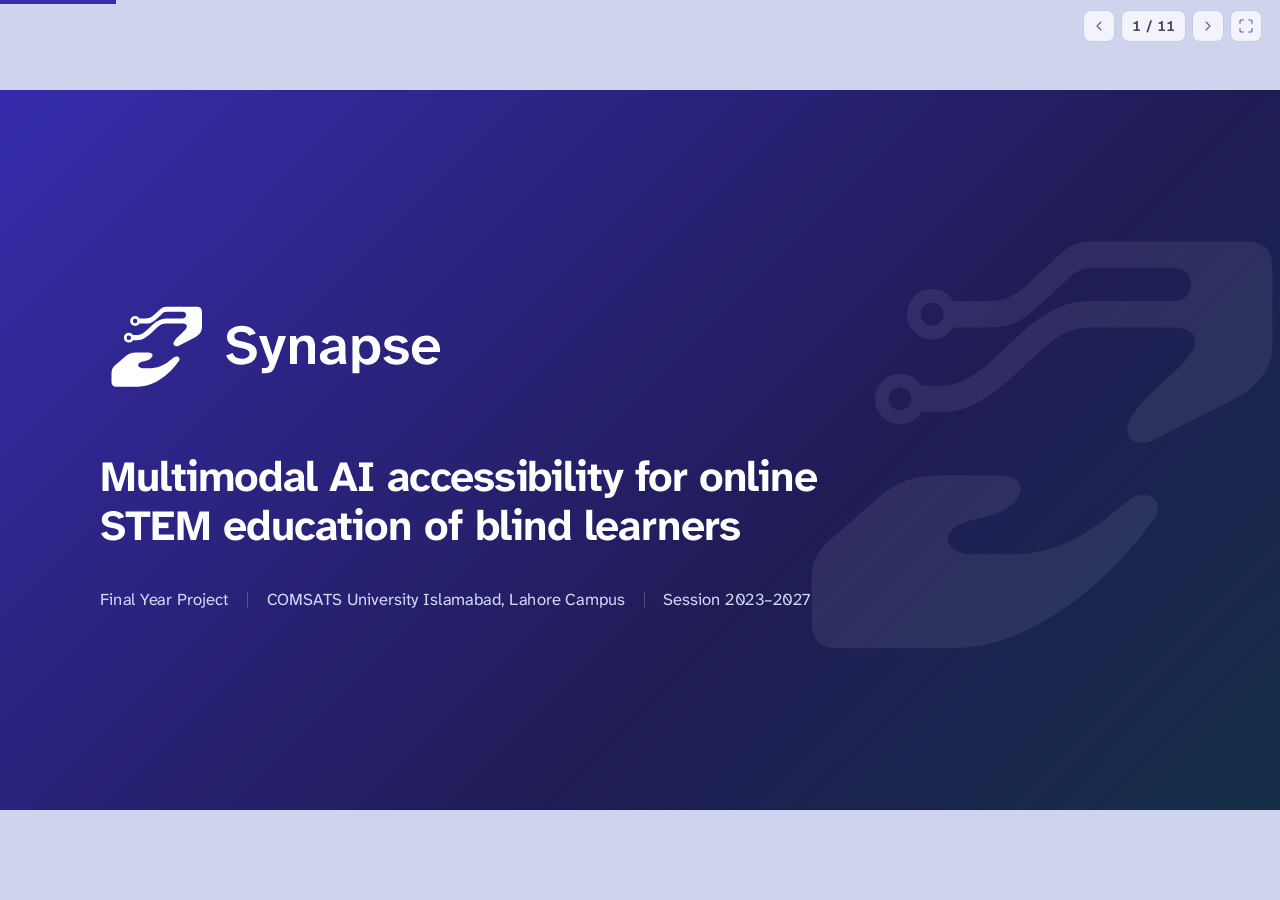
<file: index.html>
<!doctype html>
<html lang="en">
<head>
<meta charset="utf-8">
<meta name="viewport" content="width=device-width,initial-scale=1">
<title>Synapse — Final Year Project</title>
<link rel="icon" href="Assets/web/favicon.svg">
<link rel="stylesheet" href="style.css">
</head>
<body>
<div id="progress"></div>
<div id="viewport"><div id="stage">

<!-- 1 TITLE -->
<section class="slide dark" id="s1" aria-label="Title">
  <img class="mark" src="Assets/logos/symbol-white.svg" alt="" aria-hidden="true">
  <div class="t-wrap">
    <img data-r class="logo" src="Assets/logos/logo-horizontal-white.svg" alt="Synapse">
    <h1 data-r style="--d:150">Multimodal AI accessibility for online STEM education of blind learners</h1>
    <p data-r style="--d:300" class="t-meta"><span>Final Year Project</span><span>COMSATS University Islamabad, Lahore Campus</span><span>Session 2023–2027</span></p>
  </div>
</section>

<!-- 2 TEAM -->
<section class="slide" id="s2">
  <h2 data-r>Project team</h2>
  <p data-r style="--d:80" class="lead">BS Computer Science · Department of Computer Science</p>
  <div class="team">
    <div class="member" data-r style="--d:180"><h3>Hafiz Abdullah Saim</h3><div class="reg">SP23-BCS-050</div><div class="role">Group leader</div></div>
    <div class="member" data-r style="--d:260"><h3>Maha Khalid</h3><div class="reg">SP23-BCS-065</div><div class="role">Team member</div></div>
    <div class="member" data-r style="--d:340"><h3>Memoona Shahid</h3><div class="reg">SP23-BCS-071</div><div class="role">Team member</div></div>
  </div>
  <div class="sup" data-r style="--d:480"><span class="k">Supervisor</span><span class="v">Mr. Amaid Zia</span><span class="r">Lecturer, COMSATS University Islamabad, Lahore Campus</span></div>
</section>

<!-- 3 PROBLEM -->
<section class="slide" id="s3">
  <h2 data-r>Problem statement</h2>
  <p data-r style="--d:80" class="lead">STEM lectures are built on what learners can see. For blind and low-vision students, much of that content never reaches them.</p>
  <div class="stats">
    <div class="stat" data-r style="--d:200"><div class="n"><span data-count="285">285</span><small>million</small></div><p>people worldwide live with a visual impairment</p></div>
    <div class="stat" data-r style="--d:300"><div class="n"><span data-count="39">39</span><small>million</small></div><p>of them are completely blind</p></div>
    <div class="stat" data-r style="--d:400"><div class="n"><span data-count="70">70</span><small>%</small></div><p>of STEM content becomes inaccessible when visuals are not converted</p></div>
  </div>
  <div class="src" data-r style="--d:450">Sources: WHO estimates (Pascolini &amp; Mariotti, 2012); Human-AI Systems for Video Accessibility.</div>
  <h3 class="sub" data-r style="--d:520">Why current tools fall short</h3>
  <div class="trio">
    <div data-r style="--d:580"><i data-ic="monitor-x"></i><h4>Screen readers stop at text</h4><p>JAWS and NVDA cannot interpret diagrams, equations or graphs shown in video.</p></div>
    <div data-r style="--d:650"><i data-ic="captions"></i><h4>Captions miss the visuals</h4><p>Speech becomes text, but what is drawn, written and pointed at is lost.</p></div>
    <div data-r style="--d:720"><i data-ic="puzzle"></i><h4>Tools work in isolation</h4><p>No single system joins speech, visuals, math and gestures into one explanation.</p></div>
  </div>
</section>

<!-- 4 SOLUTION -->
<section class="slide" id="s4">
  <h2 data-r>Proposed solution</h2>
  <p data-r style="--d:80" class="lead">Synapse brings speech recognition, computer vision, gesture understanding and a large language model together, then speaks a context-aware explanation to the learner.</p>
  <ol class="steps">
    <li data-r style="--d:200"><span class="dot"><i data-ic="video"></i></span><h3>Lecture video</h3><p>Any YouTube STEM lecture</p></li>
    <li data-r style="--d:290"><span class="dot"><i data-ic="layers"></i></span><h3>Understand</h3><p>Speech, frames and instructor gestures analysed together</p></li>
    <li data-r style="--d:380"><span class="dot"><i data-ic="braces"></i></span><h3>Ground</h3><p>Observations become structured visual evidence</p></li>
    <li data-r style="--d:470"><span class="dot"><i data-ic="brain"></i></span><h3>Explain</h3><p>An LLM writes the explanation at the chosen depth</p></li>
    <li data-r style="--d:560"><span class="dot"><i data-ic="volume"></i></span><h3>Speak</h3><p>Text-to-speech delivers it to the learner</p></li>
  </ol>
  <ul class="inline-feats" data-r style="--d:700">
    <li><i data-ic="mic"></i>Voice-controlled</li>
    <li><i data-ic="keyboard"></i>Full keyboard navigation</li>
    <li><i data-ic="sliders"></i>Adjustable detail level</li>
    <li><i data-ic="library"></i>Personal explanation library</li>
  </ul>
</section>

<!-- 5 WHAT IS SYNAPSE -->
<section class="slide" id="s5">
  <h2 data-r>What is Synapse?</h2>
  <p data-r style="--d:80" class="lead">An accessibility-first lecture companion. It turns the visual half of an online STEM lecture into spoken, grounded explanations, so blind and low-vision learners can follow at the same pace as their classmates.</p>
  <div class="s5grid">
    <div class="feats">
      <div data-r style="--d:200"><i data-ic="scan"></i><h3>Lecture understanding</h3><p>Transcript, frames and instructor cues analysed together</p></div>
      <div data-r style="--d:260"><i data-ic="shield-check"></i><h3>Grounded explanations</h3><p>Built from visual evidence, not guesses</p></div>
      <div data-r style="--d:320"><i data-ic="sliders"></i><h3>Adjustable depth</h3><p>Brief, standard or detailed</p></div>
      <div data-r style="--d:380"><i data-ic="mic"></i><h3>Voice and keyboard</h3><p>Hands-free commands, no mouse needed</p></div>
      <div data-r style="--d:440"><i data-ic="library"></i><h3>Personal library</h3><p>Saved explanations, bookmarks and notes</p></div>
      <div data-r style="--d:500"><i data-ic="message"></i><h3>Lecture Q&amp;A</h3><p>Questions answered from the lecture itself</p></div>
    </div>
    <div class="demo" data-r="rt" style="--d:300">
      <div class="hd">Illustrative explanation</div>
      <div class="vid">
        <svg viewBox="0 0 560 210" aria-hidden="true"><path d="M60 20V180H520" stroke="#9aa3c9" stroke-width="1.5" fill="none"/>
          <path d="M60 180 L520 40 V180Z" fill="#362CAC" fill-opacity=".08"/>
          <path id="demoCurve" d="M60 180 L520 40" stroke="#362CAC" stroke-width="4" fill="none" stroke-linecap="round" stroke-dasharray="520" stroke-dashoffset="520"/>
          <text x="470" y="200" font-size="13" fill="#373E5C">time</text><text x="68" y="34" font-size="13" fill="#373E5C">velocity</text></svg>
      </div>
      <div class="txt" id="demoTxt"></div>
      <div class="wave" id="wave" aria-hidden="true"></div>
      <div class="note">Example for illustration only</div>
    </div>
  </div>
  <p class="built" data-r style="--d:620">Built with React, FastAPI, Qwen3-VL, Whisper, CLIP, Ollama and Gemini, Pocket TTS and Kokoro, SQLAlchemy and Electron.</p>
</section>

<!-- 6 SYSTEM ARCHITECTURE -->
<section class="slide dslide" id="s6">
  <div class="dhead"><h2>Complete system architecture</h2><div class="legend" id="leg6"></div></div>
  <svg class="dsvg" id="sysSvg" role="img" aria-label="Animated system architecture diagram"></svg>
  <div class="dbar" id="bar6"></div>
</section>

<!-- 7 PIPELINE -->
<section class="slide dslide" id="s7">
  <div class="dhead"><h2>Detailed pipeline architecture</h2><div class="legend" id="leg7"></div></div>
  <svg class="dsvg" id="pipeSvg" role="img" aria-label="Animated AI pipeline diagram"></svg>
  <div class="dbar" id="bar7"></div>
</section>

<!-- 8 CORE MODULES -->
<section class="slide" id="s8">
  <h2 data-r>Core modules</h2>
  <p data-r style="--d:80" class="lead">Twelve modules work together, from the lecture video to the spoken explanation.</p>
  <div class="mods" id="mods"></div>
</section>

<!-- 9 WHAT IS DONE -->
<section class="slide" id="s9">
  <h2 data-r>What is done</h2>
  <p data-r style="--d:80" class="lead">Synapse is built end to end: an accessible interface, a durable backend and the full multimodal pipeline, running in the browser and as a desktop app.</p>
  <ul class="done">
    <li data-r style="--d:200"><i data-ic="check"></i>Accessible web app with embedded lecture player</li>
    <li data-r style="--d:240"><i data-ic="check"></i>Durable lecture-processing backend (FastAPI)</li>
    <li data-r style="--d:280"><i data-ic="check"></i>Transcription from captions or speech recognition</li>
    <li data-r style="--d:320"><i data-ic="check"></i>Frame analysis, gesture detection and synchronization</li>
    <li data-r style="--d:360"><i data-ic="check"></i>Vision-language understanding with structured evidence</li>
    <li data-r style="--d:400"><i data-ic="check"></i>LLM explanation synthesis at three depths</li>
    <li data-r style="--d:440"><i data-ic="check"></i>Text-to-speech with streamed and saved audio</li>
    <li data-r style="--d:480"><i data-ic="check"></i>Voice commands and spoken replies</li>
    <li data-r style="--d:520"><i data-ic="check"></i>Accounts, library, bookmarks and notes</li>
    <li data-r style="--d:560"><i data-ic="check"></i>Lecture Q&amp;A grounded in the transcript</li>
  </ul>
</section>

<!-- 10 CHALLENGES -->
<section class="slide" id="s10">
  <h2 data-r>Challenges</h2>
  <p data-r style="--d:80" class="lead">Six problems shaped the design, and how Synapse addresses each.</p>
  <div class="chal-head" data-r style="--d:150"><span>Challenge</span><span>How Synapse addresses it</span></div>
  <div class="chal" data-r style="--d:200"><div><h3>Avoiding invented details</h3><p>Explanations must stay faithful to what the lecture shows and says.</p></div><p>Visual observations become structured evidence; a coverage plan and bounded inputs constrain the explanation.</p></div>
  <div class="chal" data-r style="--d:260"><div><h3>Choosing what to describe</h3><p>Describing everything overwhelms; omitting a key relationship confuses.</p></div><p>Coverage planning picks what matters, and learners choose brief, standard or detailed depth.</p></div>
  <div class="chal" data-r style="--d:320"><div><h3>Managing explanation timing</h3><p>Extra narration can collide with the instructor's speech.</p></div><p>Synchronization selects intervention moments; playback pauses only when an explanation takes over.</p></div>
  <div class="chal" data-r style="--d:380"><div><h3>Recovering from partial failures</h3><p>One failed model step must not make the lecture unusable.</p></div><p>Durable jobs, checkpoints and retry or resume keep finished work and recover the rest.</p></div>
  <div class="chal" data-r style="--d:440"><div><h3>Balancing time and cost</h3><p>Deep analysis of long videos needs heavy, repeated model calls.</p></div><p>A three-stage pipeline with caching reuses results and prioritises what the learner asks for.</p></div>
  <div class="chal" data-r style="--d:500"><div><h3>Building an accessible interface</h3><p>Navigation, playback, progress and errors must work without sight.</p></div><p>Keyboard shortcuts, voice commands, live-region announcements and an explanation-ready playback gate.</p></div>
</section>

<!-- 11 FUTURE + THANKS -->
<section class="slide" id="s11">
  <h2 data-r>Future work</h2>
  <p data-r style="--d:80" class="lead">The foundation is in place. The next steps are about evidence, quality and reach.</p>
  <div class="road">
    <div data-r style="--d:180"><h3>Evaluation with blind learners</h3><p>Structured studies of comprehension, trust and usability.</p></div>
    <div data-r style="--d:240"><h3>Accuracy and latency benchmarks</h3><p>Measure faithfulness and response time across lecture types.</p></div>
    <div data-r style="--d:300"><h3>Better user experience</h3><p>Smoother interventions, adaptive pacing, clearer feedback and richer voice interaction.</p></div>
    <div data-r style="--d:360"><h3>Stronger explanation results</h3><p>Improved grounding, equation and diagram coverage, and more natural narration.</p></div>
    <div data-r style="--d:420"><h3>Packaged desktop installer</h3><p>One-click setup with backend and models bundled.</p></div>
    <div data-r style="--d:480"><h3>Wider deployment</h3><p>Multi-user hosting, more lecture sources and more subjects.</p></div>
  </div>
  <div class="thanks dark" data-r style="--d:600">
    <img src="Assets/logos/symbol-white.svg" alt="">
    <div><div class="t">Thank you</div><div class="q">Questions and discussion</div></div>
    <div class="who">Hafiz Abdullah Saim · Maha Khalid · Memoona Shahid<br>Supervisor: Mr. Amaid Zia</div>
  </div>
</section>

</div></div>
<div id="hud">
  <button id="bPrev" aria-label="Previous"><i data-ic="chev-l"></i></button>
  <span id="count">1 / 11</span>
  <button id="bNext" aria-label="Next"><i data-ic="chev-r"></i></button>
  <button id="bFs" aria-label="Fullscreen"><i data-ic="expand"></i></button>
</div>
<script src="icons.js"></script>
<script src="diagrams.js"></script>
<script src="skins/skin.js"></script>
<script src="deck.js"></script>
</body>
</html>
</file>
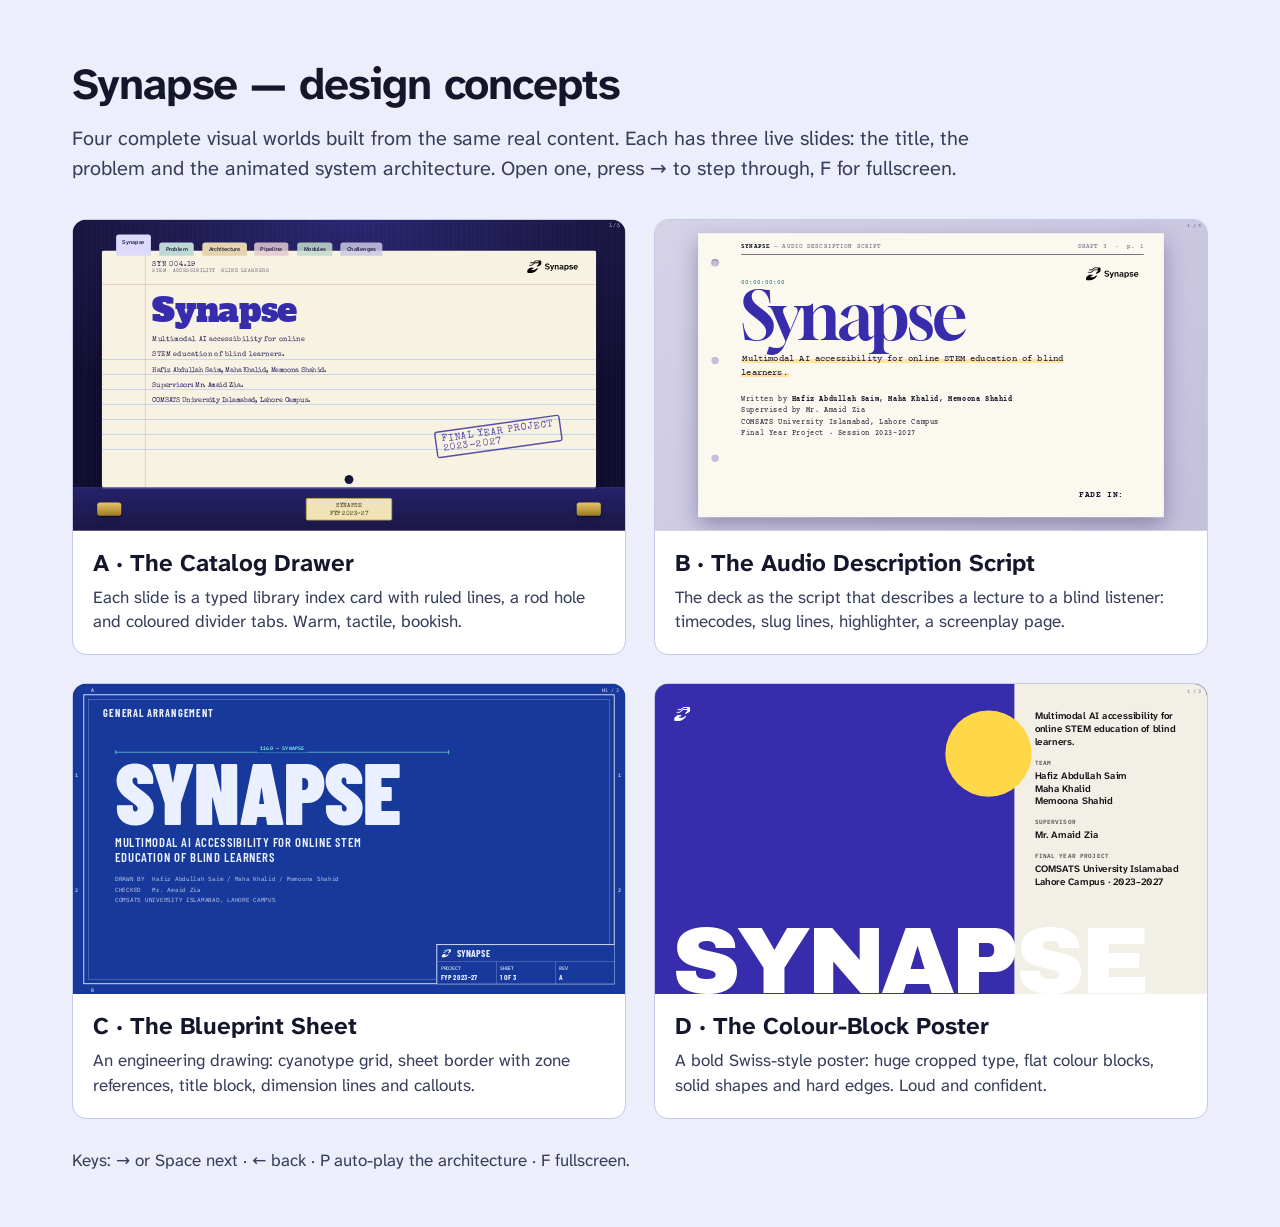
<file: concepts/index.html>
<!doctype html>
<html lang="en"><head><meta charset="utf-8"><meta name="viewport" content="width=device-width,initial-scale=1">
<title>Synapse — design concepts</title>
<style>
@font-face{font-family:"Atkinson";font-weight:400;src:url(fonts/atkinson-hyperlegible-next-latin-400-normal.woff2)}
@font-face{font-family:"Atkinson";font-weight:700;src:url(fonts/atkinson-hyperlegible-next-latin-700-normal.woff2)}
*{box-sizing:border-box;margin:0;padding:0}
html{overflow:auto}body{font-family:Atkinson,system-ui,sans-serif;background:#ECEEFC;color:#14172B;padding:56px 72px}
h1{font-size:44px;letter-spacing:-.02em}
p.l{font-size:20px;color:#373E5C;margin-top:10px;max-width:900px;line-height:1.5}
.grid{display:grid;grid-template-columns:repeat(2,1fr);gap:28px;margin-top:36px}
a.c{display:block;text-decoration:none;color:inherit;border-radius:14px;overflow:hidden;background:#fff;border:1px solid #C3C9E6;transition:transform .2s,border-color .2s}
a.c:hover{transform:translateY(-4px);border-color:#362CAC}
.th{aspect-ratio:16/9;overflow:hidden;position:relative;background:#ddd}
.th iframe{width:1920px;height:1080px;border:0;transform-origin:0 0;pointer-events:none;position:absolute;left:0;top:0}
.t{padding:16px 20px 20px}.t b{font-size:24px;display:block}.t span{font-size:17px;color:#373E5C;line-height:1.45;display:block;margin-top:6px}
.k{margin-top:30px;font-size:17px;color:#373E5C}
</style></head><body>
<h1>Synapse — design concepts</h1>
<p class="l">Four complete visual worlds built from the same real content. Each has three live slides: the title, the problem and the animated system architecture. Open one, press → to step through, F for fullscreen.</p>
<div class="grid">
 <a class="c" href="a-catalog.html"><div class="th"><iframe src="a-catalog.html?shot#1" tabindex="-1"></iframe></div><div class="t"><b>A &middot; The Catalog Drawer</b><span>Each slide is a typed library index card with ruled lines, a rod hole and coloured divider tabs. Warm, tactile, bookish.</span></div></a>
 <a class="c" href="b-script.html"><div class="th"><iframe src="b-script.html?shot#1" tabindex="-1"></iframe></div><div class="t"><b>B &middot; The Audio Description Script</b><span>The deck as the script that describes a lecture to a blind listener: timecodes, slug lines, highlighter, a screenplay page.</span></div></a>
 <a class="c" href="c-blueprint.html"><div class="th"><iframe src="c-blueprint.html?shot#1" tabindex="-1"></iframe></div><div class="t"><b>C &middot; The Blueprint Sheet</b><span>An engineering drawing: cyanotype grid, sheet border with zone references, title block, dimension lines and callouts.</span></div></a>
 <a class="c" href="d-poster.html"><div class="th"><iframe src="d-poster.html?shot#1" tabindex="-1"></iframe></div><div class="t"><b>D &middot; The Colour-Block Poster</b><span>A bold Swiss-style poster: huge cropped type, flat colour blocks, solid shapes and hard edges. Loud and confident.</span></div></a>
</div>
<p class="k">Keys: → or Space next &middot; ← back &middot; P auto-play the architecture &middot; F fullscreen.</p>
<script>function fit(){document.querySelectorAll('.th').forEach(t=>{const f=t.querySelector('iframe');f.style.transform='scale('+(t.clientWidth/1920)+')'})}addEventListener('resize',fit);fit();</script>
</body></html>
</file>
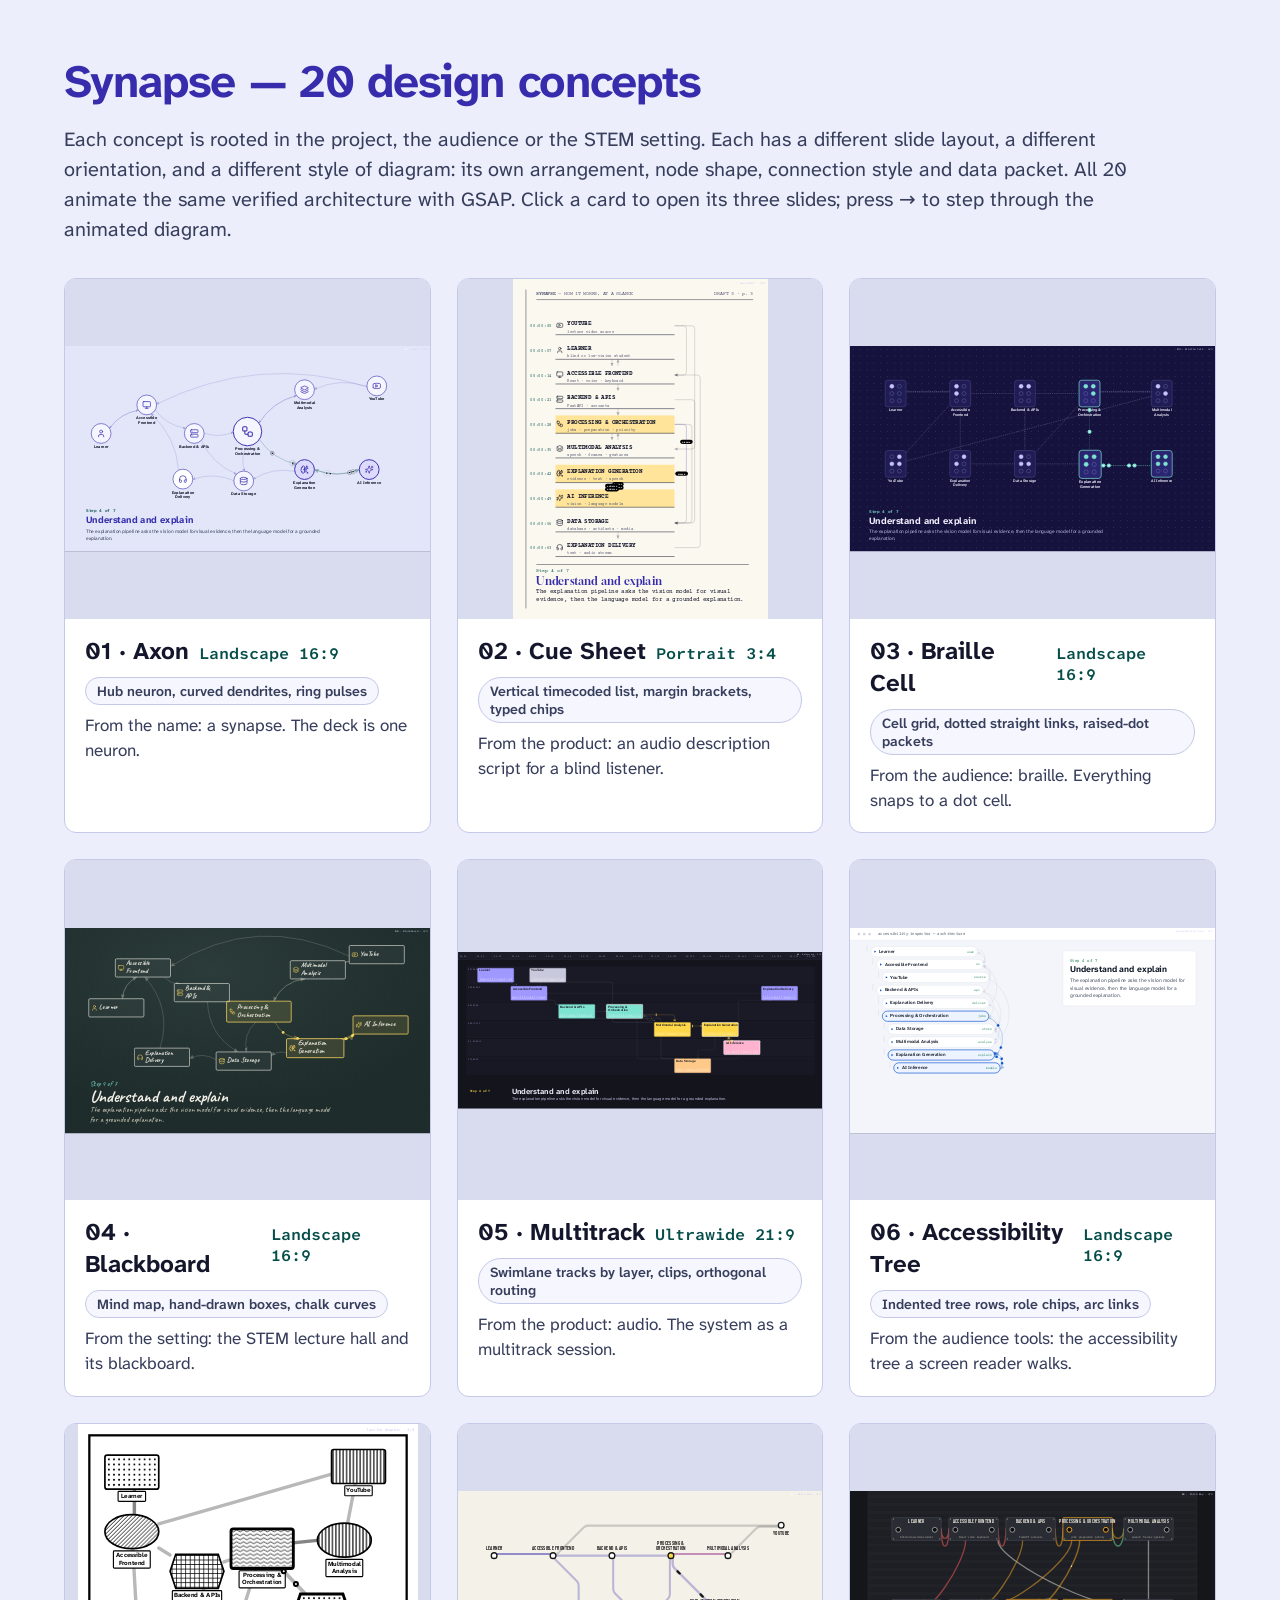
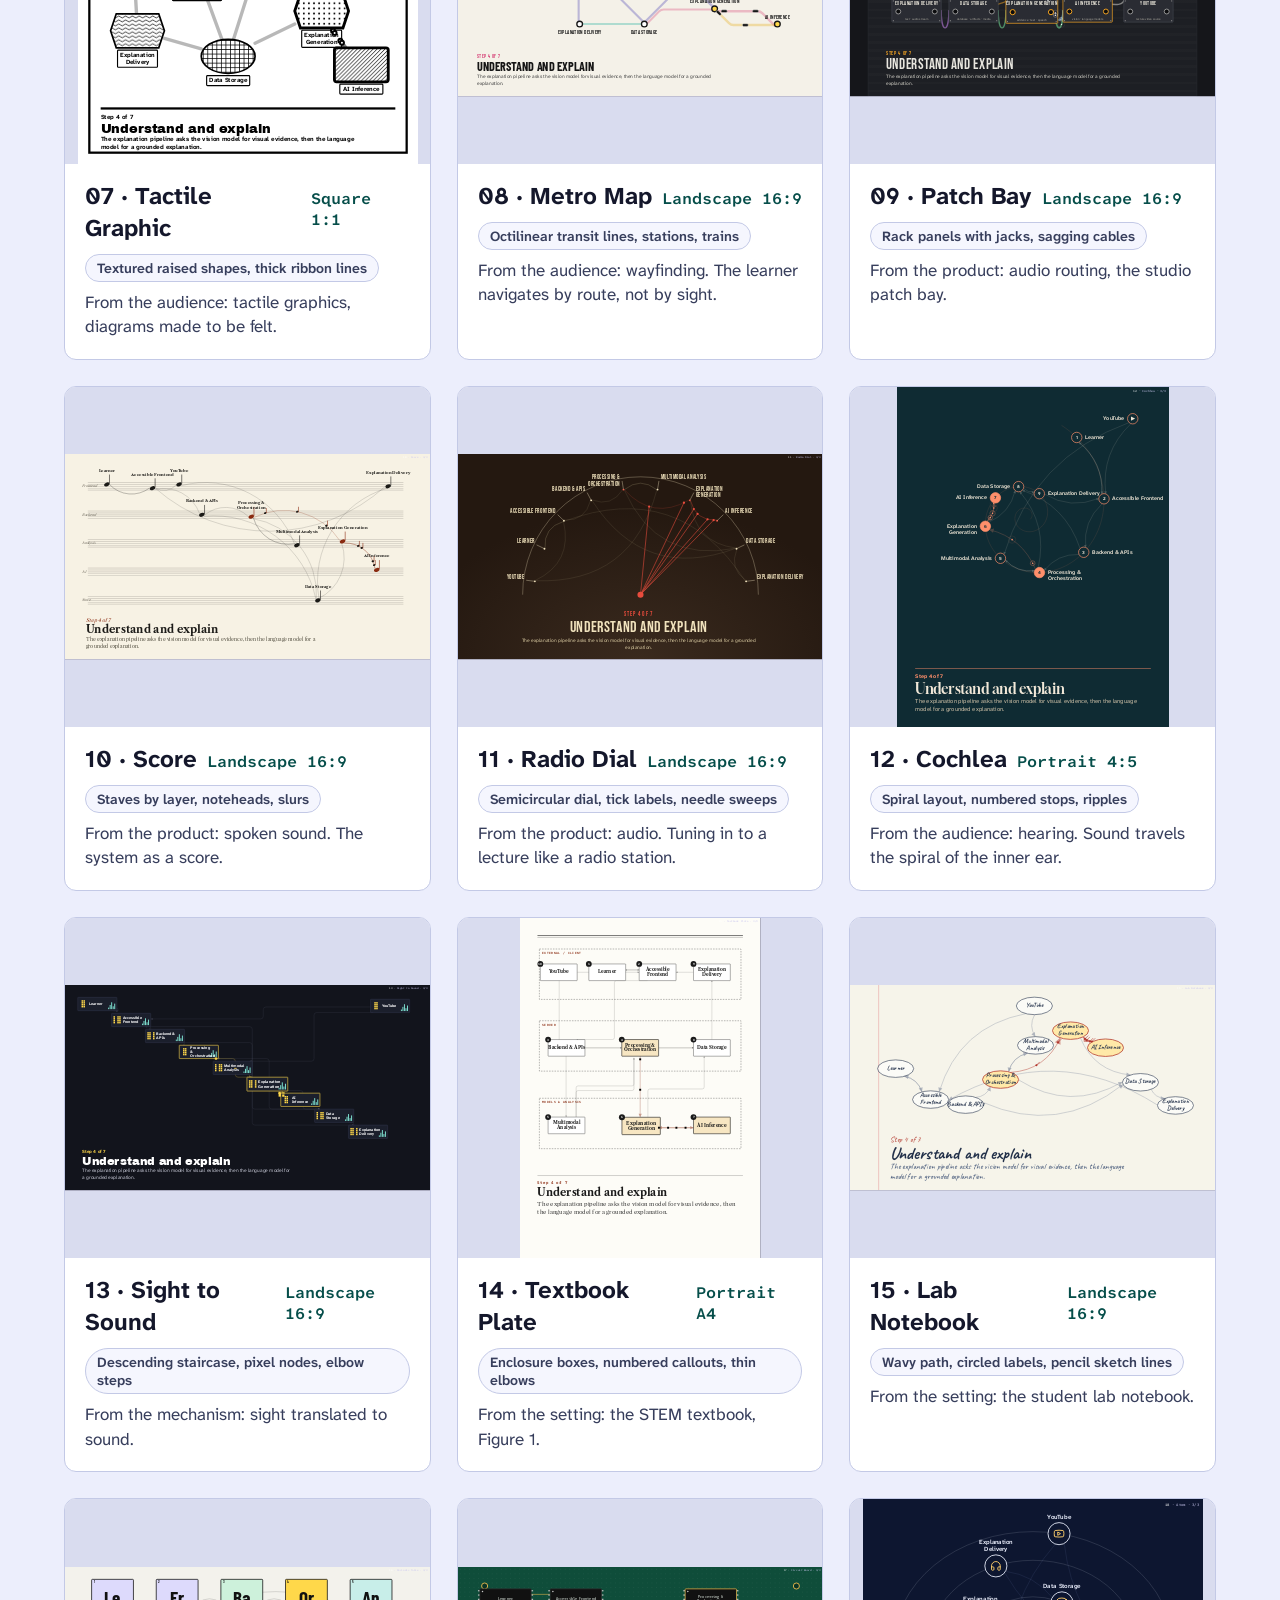
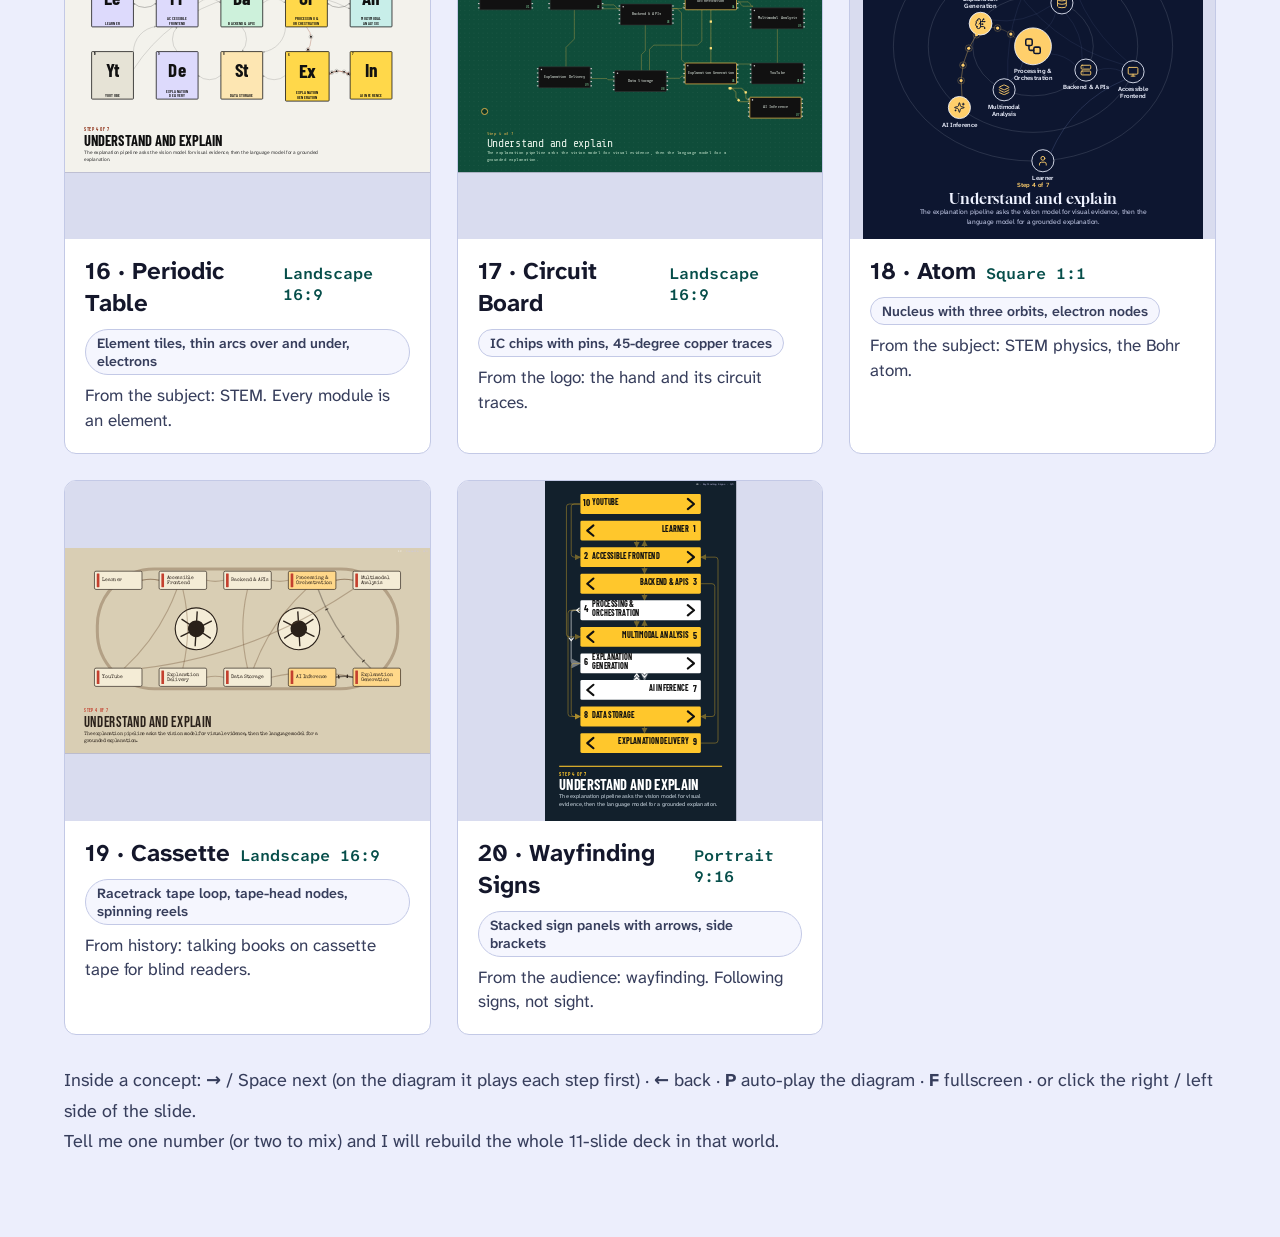
<file: lab/index.html>
<!doctype html>
<html lang="en"><head><meta charset="utf-8"><meta name="viewport" content="width=device-width,initial-scale=1">
<title>Synapse — 20 design concepts</title>
<style>
@font-face{font-family:AtkN;font-weight:400;src:url(fonts/atkinson-hyperlegible-next-latin-400-normal.woff2)}
@font-face{font-family:AtkN;font-weight:600;src:url(fonts/atkinson-hyperlegible-next-latin-600-normal.woff2)}
@font-face{font-family:AtkN;font-weight:700;src:url(fonts/atkinson-hyperlegible-next-latin-700-normal.woff2)}
@font-face{font-family:AtkM;font-weight:600;src:url(fonts/atkinson-hyperlegible-mono-latin-600-normal.woff2)}
*{box-sizing:border-box;margin:0;padding:0}
html,body{overflow:auto;background:#ECEEFC;color:#14172B;font-family:AtkN,system-ui,sans-serif;height:auto}
body{padding:52px 64px 80px}
h1{font-size:46px;letter-spacing:-.02em;color:#362CAC}
p.l{font-size:20px;line-height:1.5;color:#373E5C;margin-top:12px;max-width:1100px}
.grid{display:grid;grid-template-columns:repeat(3,1fr);gap:26px;margin-top:34px}
a.c{display:block;text-decoration:none;color:inherit;background:#fff;border:1px solid #C3C9E6;border-radius:12px;overflow:hidden;transition:transform .2s,border-color .2s}
a.c:hover,a.c:focus-visible{transform:translateY(-4px);border-color:#362CAC;outline:none}
.th{height:340px;position:relative;overflow:hidden;background:#d9dcef;display:flex;align-items:center;justify-content:center}
.th iframe{position:absolute;border:0;transform-origin:0 0;pointer-events:none}
.t{padding:16px 20px 20px}
.t b{font-size:24px;display:flex;gap:10px;align-items:baseline}.t b i{font:600 16px AtkM,monospace;color:#064E4A;font-style:normal}
.t .tags{display:flex;flex-wrap:wrap;gap:8px;margin:10px 0 8px}.t .tags span{font:600 14px AtkN;border:1px solid #C3C9E6;border-radius:999px;padding:4px 11px;color:#373E5C;background:#F5F6FE}
.t span.r{font-size:17px;line-height:1.45;color:#373E5C;display:block}
.k{margin-top:30px;font-size:18px;color:#373E5C;line-height:1.7}
</style></head><body>
<h1>Synapse — 20 design concepts</h1>
<p class="l">Each concept is rooted in the project, the audience or the STEM setting. Each has a different slide layout, a different orientation, and a different style of diagram: its own arrangement, node shape, connection style and data packet. All 20 animate the same verified architecture with GSAP. Click a card to open its three slides; press → to step through the animated diagram.</p>
<div class="grid" id="grid"></div>
<p class="k">Inside a concept: <b>→</b> / Space next (on the diagram it plays each step first) &middot; <b>←</b> back &middot; <b>P</b> auto-play the diagram &middot; <b>F</b> fullscreen &middot; or click the right / left side of the slide.<br>Tell me one number (or two to mix) and I will rebuild the whole 11-slide deck in that world.</p>
<script>window.CONCEPTS=[];</script>
<script src="concepts-1.js"></script><script src="concepts-2.js"></script><script src="concepts-3.js"></script><script src="concepts-4.js"></script>
<script>
const g=document.getElementById('grid');
g.innerHTML=CONCEPTS.map(c=>`<a class="c" href="view.html?c=${c.id}"><div class="th" data-w="${c.stage[0]}" data-h="${c.stage[1]}"><iframe loading="lazy" src="view.html?c=${c.id}&shot#3.4" width="${c.stage[0]}" height="${c.stage[1]}" tabindex="-1" title="${c.name}"></iframe></div>
<div class="t"><b>${c.id} &middot; ${c.name} <i>${c.orient}</i></b><div class="tags"><span>${c.style}</span></div><span class="r">${c.root}</span></div></a>`).join('');
function fit(){document.querySelectorAll('.th').forEach(t=>{const w=+t.dataset.w,h=+t.dataset.h,s=Math.min(t.clientWidth/w,t.clientHeight/h),f=t.querySelector('iframe');f.style.transform='scale('+s+')';f.style.left=((t.clientWidth-w*s)/2)+'px';f.style.top=((t.clientHeight-h*s)/2)+'px';})}
addEventListener('resize',fit);fit();
</script>
</body></html>
</file>
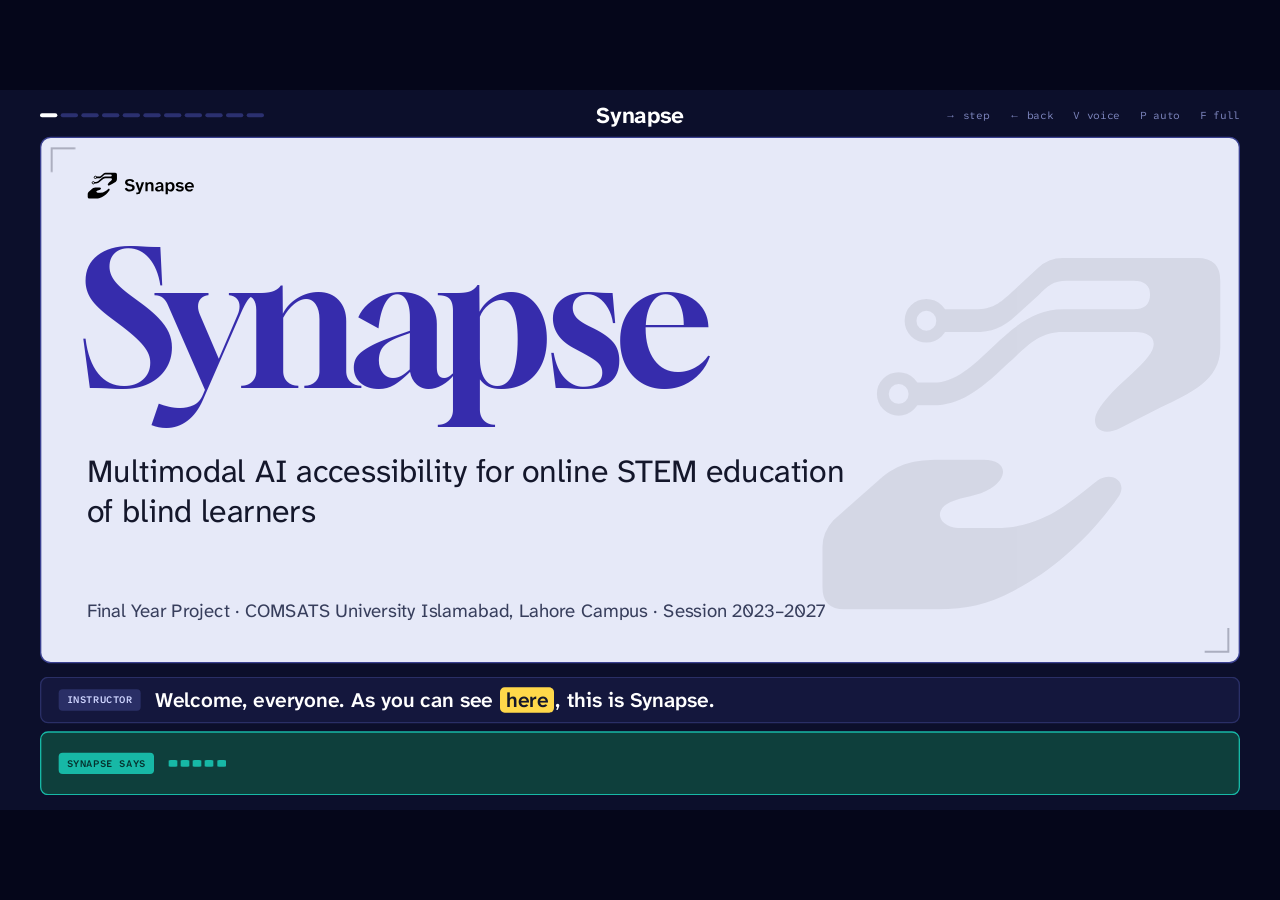
<file: present/index.html>
<!doctype html>
<html lang="en">
<head>
<meta charset="utf-8">
<meta name="viewport" content="width=device-width,initial-scale=1">
<title>Synapse — Final Year Project</title>
<link rel="icon" href="../Assets/web/favicon.svg">
<link rel="stylesheet" href="style.css">
</head>
<body>
<div id="vp"><div id="stage">

  <div class="bar" aria-hidden="true"><span id="lt">Synapse</span><span class="seg" id="seg"></span><span class="hint">→ step &nbsp; ← back &nbsp; V voice &nbsp; P auto &nbsp; F full</span></div>

  <div class="frame" id="frame">

    <!-- 1 -->
    <section class="sl" id="s1" aria-label="Synapse">
      <img class="logo" src="../Assets/logos/logo-horizontal-black.svg" alt="">
      <img class="mark" src="../Assets/logos/symbol-black.svg" alt="" aria-hidden="true">
      <h1 data-t="title">Synapse</h1>
      <p class="sub" data-t="sub">Multimodal AI accessibility for online STEM education of blind learners</p>
      <p class="meta" data-t="meta">Final Year Project · COMSATS University Islamabad, Lahore Campus · Session 2023–2027</p>
    </section>

    <!-- 2 -->
    <section class="sl" id="s2" aria-label="Project team"><h2 class="sr">Project team</h2>
      <div class="team">
        <div class="member" data-t="m1"><h3>Hafiz Abdullah Saim</h3><div class="reg">SP23-BCS-050</div><div class="role">Group leader</div></div>
        <div class="member" data-t="m2"><h3>Maha Khalid</h3><div class="reg">SP23-BCS-065</div><div class="role">Team member</div></div>
        <div class="member" data-t="m3"><h3>Memoona Shahid</h3><div class="reg">SP23-BCS-071</div><div class="role">Team member</div></div>
      </div>
      <div class="sup" data-t="sup"><span class="k">Supervisor</span><span class="v">Mr. Amaid Zia</span><span class="r">Lecturer · Department of Computer Science</span></div>
    </section>

    <!-- 3 -->
    <section class="sl" id="s3" aria-label="Problem statement"><h2 class="sr">Problem statement</h2>
      <div class="stats">
        <div class="stat" data-t="st1"><div class="n">285<small>million</small></div><p>people worldwide live with a visual impairment</p></div>
        <div class="stat" data-t="st2"><div class="n">39<small>million</small></div><p>of them are completely blind</p></div>
        <div class="stat" data-t="st3"><div class="n">70<small>%</small></div><p>of STEM content becomes inaccessible when visuals are not converted</p></div>
      </div>
      <div class="gaps">
        <div data-t="g1"><i data-ic="monitor-x"></i><h3>Screen readers stop at text</h3><p>JAWS and NVDA cannot interpret diagrams, equations or graphs in video.</p></div>
        <div data-t="g2"><i data-ic="captions"></i><h3>Captions miss the visuals</h3><p>Speech becomes text, but what is drawn, written and pointed at is lost.</p></div>
        <div data-t="g3"><i data-ic="puzzle"></i><h3>Tools work in isolation</h3><p>No single system joins speech, visuals, math and gestures.</p></div>
      </div>
    </section>

    <!-- 4 -->
    <section class="sl" id="s4" aria-label="Proposed solution"><h2 class="sr">Proposed solution</h2>
      <p class="s4lead" data-t="lead">A voice-controlled app that helps blind learners understand educational videos. It combines what is said, what is shown and what is being pointed at into one clear spoken explanation.</p>
      <ol class="steps">
        <li data-t="f1"><span class="dot"><i data-ic="video"></i></span><h3>Educational video</h3><p>A STEM lecture on YouTube</p></li>
        <li data-t="f2"><span class="dot"><i data-ic="mic"></i></span><h3>Voice command</h3><p>The learner asks for an explanation</p></li>
        <li data-t="f3"><span class="dot"><i data-ic="layers"></i></span><h3>Understand</h3><p>Speech, visuals and gestures analysed together</p></li>
        <li data-t="f4"><span class="dot"><i data-ic="brain"></i></span><h3>Explain</h3><p>One clear, context-aware explanation</p></li>
        <li data-t="f5"><span class="dot"><i data-ic="volume"></i></span><h3>Speak</h3><p>Read aloud to the learner</p></li>
      </ol>
    </section>

    <!-- 5 -->
    <section class="sl" id="s5" aria-label="What is Synapse"><h2 class="sr">What is Synapse?</h2>
      <div class="tagbox" data-t="tag">
        <p class="tag">When the instructor says “look at this”, Synapse tells you what “this” is.</p>
        <p class="tagsub">A multimodal AI system that combines speech recognition, computer vision, gesture detection and a large language model to explain a lecture’s visuals out loud.</p>
      </div>
      <div class="pg">
        <div data-t="p1"><i data-ic="scan"></i><h3>Understands lectures</h3><ul><li>Turns speech into text</li><li>Reads diagrams and equations</li><li>Notices what is being pointed at</li></ul></div>
        <div data-t="p2"><i data-ic="volume"></i><h3>Explains it aloud</h3><ul><li>Clear, spoken explanations</li><li>Brief, standard or detailed</li><li>At the right moment, or on request</li></ul></div>
        <div data-t="p3"><i data-ic="mic"></i><h3>Works without sight</h3><ul><li>Voice commands</li><li>Full keyboard navigation</li><li>Screen-reader friendly</li></ul></div>
        <div data-t="p4"><i data-ic="library"></i><h3>Keeps learning going</h3><ul><li>Saved explanations and notes</li><li>Questions about the lecture</li><li>Practice questions to test yourself</li></ul></div>
      </div>
    </section>

    <!-- 6 -->
    <section class="sl" id="s6" aria-label="Complete system architecture"><h2 class="sr">Complete system architecture</h2><svg class="dsvg" id="sysSvg" role="img" aria-label="System architecture"></svg></section>
    <!-- 7 -->
    <section class="sl" id="s7" aria-label="Core modules"><h2 class="sr">Core modules</h2><div class="mods" id="mods"></div></section>

    <!-- 8 -->
    <section class="sl" id="s8" aria-label="Detailed pipeline architecture"><h2 class="sr">Detailed pipeline architecture</h2><svg class="dsvg" id="pipeSvg" role="img" aria-label="Pipeline architecture"></svg></section>

    <!-- 9 -->
    <section class="sl" id="s9" aria-label="What is done"><h2 class="sr">What is done</h2>
      <p class="done-l" data-t="dl">Built end to end: an accessible interface, a durable backend and the full multimodal pipeline, in the browser and as a desktop app.</p>
      <ul class="done">
        <li data-t="d1"><i data-ic="check"></i>Accessible web app with embedded lecture player</li>
        <li data-t="d2"><i data-ic="check"></i>Durable lecture-processing backend (FastAPI)</li>
        <li data-t="d3"><i data-ic="check"></i>Transcription from captions or speech recognition</li>
        <li data-t="d4"><i data-ic="check"></i>Frame analysis, gesture detection and synchronization</li>
        <li data-t="d5"><i data-ic="check"></i>Vision-language understanding with structured evidence</li>
        <li data-t="d6"><i data-ic="check"></i>LLM explanation synthesis at three depths</li>
        <li data-t="d7"><i data-ic="check"></i>Text-to-speech with streamed and saved audio</li>
        <li data-t="d8"><i data-ic="check"></i>Voice commands and spoken replies</li>
        <li data-t="d9"><i data-ic="check"></i>Accounts, library, bookmarks and notes</li>
        <li data-t="d10"><i data-ic="check"></i>Lecture Q&amp;A grounded in the transcript</li>
      </ul>
    </section>

    <!-- 10 -->
    <section class="sl" id="s10" aria-label="Challenges"><h2 class="sr">Challenges</h2><div class="ch">
      <div class="row" data-t="c1"><div><h3>Avoiding invented details</h3><p>Explanations must stay faithful to what the lecture shows and says.</p></div><p>Visual observations become structured evidence; a coverage plan and bounded inputs constrain the explanation.</p></div>
      <div class="row" data-t="c2"><div><h3>Choosing what to describe</h3><p>Describing everything overwhelms; omitting a key relationship confuses.</p></div><p>Coverage planning picks what matters, and learners choose brief, standard or detailed depth.</p></div>
      <div class="row" data-t="c3"><div><h3>Managing explanation timing</h3><p>Extra narration can collide with the instructor's speech.</p></div><p>Synchronization selects intervention moments; playback pauses only when an explanation takes over.</p></div>
      <div class="row" data-t="c4"><div><h3>Recovering from partial failures</h3><p>One failed model step must not make the lecture unusable.</p></div><p>Durable jobs, checkpoints and retry or resume keep finished work and recover the rest.</p></div>
      <div class="row" data-t="c5"><div><h3>Balancing time and cost</h3><p>Deep analysis of long videos needs heavy, repeated model calls.</p></div><p>A three-stage pipeline with caching reuses results and prioritises what the learner asks for.</p></div>
      <div class="row" data-t="c6"><div><h3>Building an accessible interface</h3><p>Navigation, playback, progress and errors must work without sight.</p></div><p>Keyboard shortcuts, voice commands, live-region announcements and an explanation-ready playback gate.</p></div>
    </div></section>

    <!-- 11 -->
    <section class="sl" id="s11" aria-label="Future work"><h2 class="sr">Future work</h2>
      <div class="road" id="road">
        <div data-t="r1"><h3>Evaluation with blind learners</h3><p>Structured studies of comprehension, trust and usability.</p></div>
        <div data-t="r2"><h3>Accuracy and latency benchmarks</h3><p>Measure faithfulness and response time across lecture types.</p></div>
        <div data-t="r3"><h3>Better user experience</h3><p>Smoother interventions, adaptive pacing, clearer feedback and richer voice interaction.</p></div>
        <div data-t="r4"><h3>Stronger explanation results</h3><p>Improved grounding, equation and diagram coverage, and more natural narration.</p></div>
        <div data-t="r5"><h3>Packaged desktop installer</h3><p>One-click setup with backend and models bundled.</p></div>
        <div data-t="r6"><h3>Wider deployment</h3><p>Multi-user hosting, more lecture sources and more subjects.</p></div>
      </div>
      <div class="thanks" data-t="thanks"><img src="../Assets/logos/symbol-white.svg" alt=""><div><div class="t">Thank you</div><div class="q">Questions and discussion</div></div><div class="who">Hafiz Abdullah Saim · Maha Khalid · Memoona Shahid<br>Supervisor: Mr. Amaid Zia</div></div>
    </section>
  </div>

  <div class="cap"><span class="chip">Instructor</span><span id="capT"></span></div>
  <div class="voice"><span class="chip">Synapse says</span><span class="wv" id="wv" aria-hidden="true"><i></i><i></i><i></i><i></i><i></i></span><span id="voT"></span><div class="sr" id="sr" aria-live="polite"></div></div>

  <svg id="ptr" viewBox="0 0 1920 1080" aria-hidden="true">
    <g id="ret"><path class="rt" d="M0 0"/><path class="rt" d="M0 0"/><path class="rt" d="M0 0"/><path class="rt" d="M0 0"/></g>
  </svg>
</div></div>
<script src="vendor/gsap.min.js"></script>
<script src="icons.js"></script>
<script src="diagrams.js"></script>
<script src="deck.js"></script>
</body>
</html>
</file>
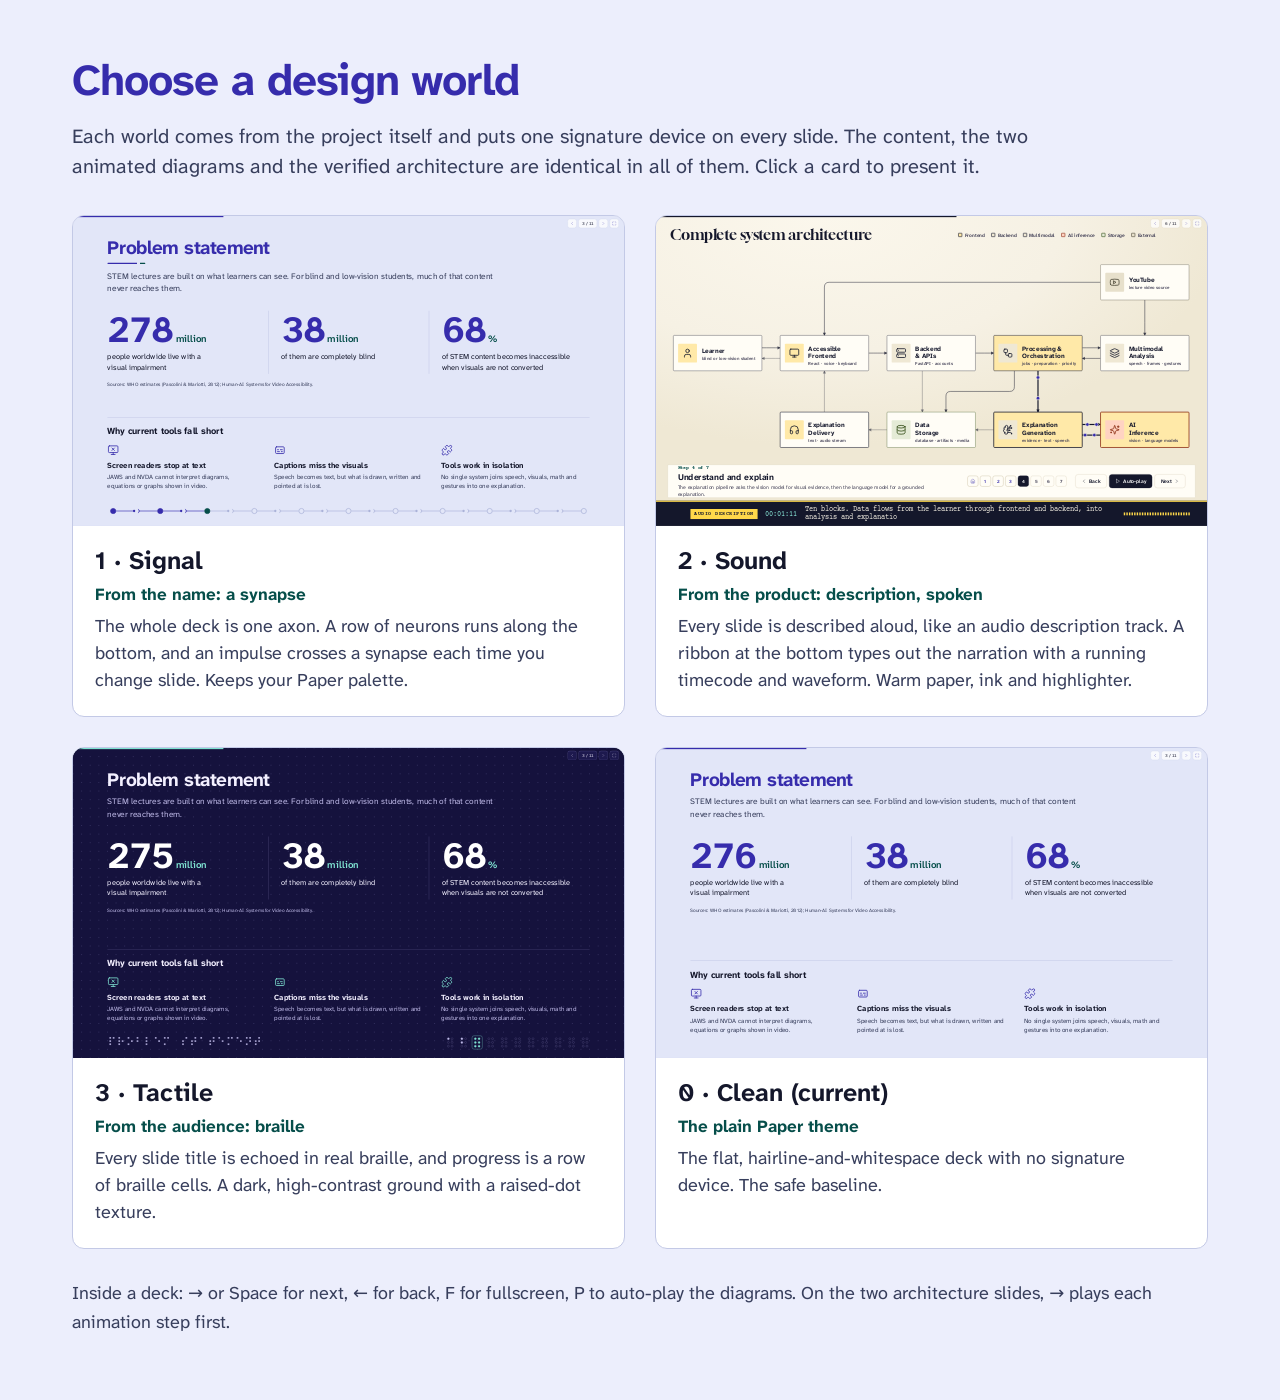
<file: choose.html>
<!doctype html>
<html lang="en"><head><meta charset="utf-8"><meta name="viewport" content="width=device-width,initial-scale=1">
<title>Synapse — choose a design world</title>
<style>
@font-face{font-family:"Atkinson Hyperlegible Next";font-weight:400;src:url(fonts/atkinson-hyperlegible-next-latin-400-normal.woff2)}
@font-face{font-family:"Atkinson Hyperlegible Next";font-weight:700;src:url(fonts/atkinson-hyperlegible-next-latin-700-normal.woff2)}
*{box-sizing:border-box;margin:0;padding:0}
html{overflow:auto}
body{font-family:"Atkinson Hyperlegible Next",system-ui,sans-serif;background:#ECEEFC;color:#14172B;padding:52px 72px 64px}
h1{font-size:44px;letter-spacing:-.02em;color:#362CAC}
p.l{font-size:20px;line-height:1.5;color:#373E5C;margin-top:12px;max-width:1000px}
.grid{display:grid;grid-template-columns:repeat(2,1fr);gap:30px;margin-top:34px}
a.c{display:block;text-decoration:none;color:inherit;background:#fff;border:1px solid #C3C9E6;border-radius:12px;overflow:hidden;transition:transform .2s,border-color .2s}
a.c:hover,a.c:focus-visible{transform:translateY(-4px);border-color:#362CAC;outline:none}
.th{aspect-ratio:16/9;position:relative;overflow:hidden;background:#ddd}
.th iframe{position:absolute;left:0;top:0;width:1920px;height:1080px;border:0;transform-origin:0 0;pointer-events:none}
.t{padding:18px 22px 22px}
.t b{font-size:25px;display:block}
.t em{font-style:normal;font-size:17px;font-weight:700;color:#064E4A;display:block;margin-top:6px}
.t span{font-size:18px;line-height:1.5;color:#373E5C;display:block;margin-top:8px}
.k{margin-top:30px;font-size:18px;color:#373E5C;line-height:1.6}
</style></head><body>
<h1>Choose a design world</h1>
<p class="l">Each world comes from the project itself and puts one signature device on every slide. The content, the two animated diagrams and the verified architecture are identical in all of them. Click a card to present it.</p>
<div class="grid">
 <a class="c" href="index.html?skin=signal"><div class="th"><iframe src="index.html?skin=signal&shot#3" tabindex="-1"></iframe></div><div class="t"><b>1 &middot; Signal</b><em>From the name: a synapse</em><span>The whole deck is one axon. A row of neurons runs along the bottom, and an impulse crosses a synapse each time you change slide. Keeps your Paper palette.</span></div></a>
 <a class="c" href="index.html?skin=sound"><div class="th"><iframe src="index.html?skin=sound&shot#6.4" tabindex="-1"></iframe></div><div class="t"><b>2 &middot; Sound</b><em>From the product: description, spoken</em><span>Every slide is described aloud, like an audio description track. A ribbon at the bottom types out the narration with a running timecode and waveform. Warm paper, ink and highlighter.</span></div></a>
 <a class="c" href="index.html?skin=tactile"><div class="th"><iframe src="index.html?skin=tactile&shot#3" tabindex="-1"></iframe></div><div class="t"><b>3 &middot; Tactile</b><em>From the audience: braille</em><span>Every slide title is echoed in real braille, and progress is a row of braille cells. A dark, high-contrast ground with a raised-dot texture.</span></div></a>
 <a class="c" href="index.html"><div class="th"><iframe src="index.html?shot#3" tabindex="-1"></iframe></div><div class="t"><b>0 &middot; Clean (current)</b><em>The plain Paper theme</em><span>The flat, hairline-and-whitespace deck with no signature device. The safe baseline.</span></div></a>
</div>
<p class="k">Inside a deck: &rarr; or Space for next, &larr; for back, F for fullscreen, P to auto-play the diagrams. On the two architecture slides, &rarr; plays each animation step first.</p>
<script>function fit(){document.querySelectorAll('.th').forEach(t=>{t.querySelector('iframe').style.transform='scale('+t.clientWidth/1920+')'})}addEventListener('resize',fit);fit();</script>
</body></html>
</file>
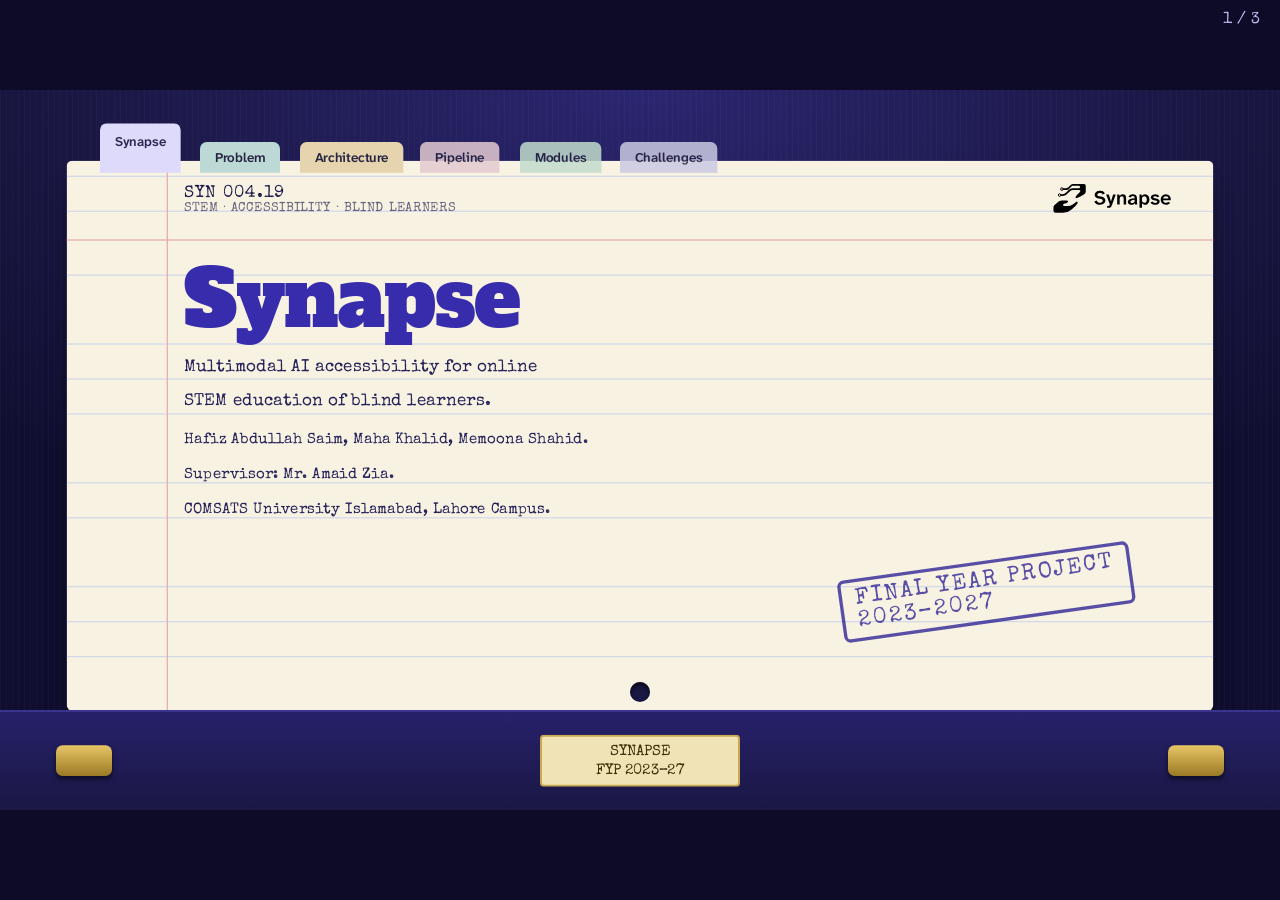
<file: concepts/a-catalog.html>
<!doctype html>
<html lang="en"><head><meta charset="utf-8"><meta name="viewport" content="width=device-width,initial-scale=1">
<title>Concept A — The Catalog Drawer</title>
<style>
@font-face{font-family:"Special Elite";src:url(fonts/special-elite-latin-400-normal.woff2)}
@font-face{font-family:"Alfa Slab One";src:url(fonts/alfa-slab-one-latin-400-normal.woff2)}
@font-face{font-family:"Atkinson";font-weight:400;src:url(fonts/atkinson-hyperlegible-next-latin-400-normal.woff2)}
@font-face{font-family:"Atkinson";font-weight:600;src:url(fonts/atkinson-hyperlegible-next-latin-600-normal.woff2)}
@font-face{font-family:"Atkinson";font-weight:700;src:url(fonts/atkinson-hyperlegible-next-latin-700-normal.woff2)}
:root{--ink:#1d1a4a;--ind:#362CAC;--teal:#064E4A;--card:#F8F2E2;--rule:#c8d2ea;--rose:#e3a0ab;--drawer:#1a1744}
*{box-sizing:border-box;margin:0;padding:0}
html,body{height:100%;overflow:hidden;background:#0d0b27;font-family:Atkinson,system-ui,sans-serif;color:var(--ink)}
#viewport{position:fixed;inset:0;display:flex;align-items:center;justify-content:center}
#stage{width:1920px;height:1080px;position:relative;overflow:hidden;flex:none;
  background:
   repeating-linear-gradient(90deg,rgba(255,255,255,.025) 0 2px,transparent 2px 9px),
   radial-gradient(1400px 700px at 50% 0%,#2b2670 0%,var(--drawer) 60%,#100e30 100%)}
/* drawer front */
.front{position:absolute;left:0;right:0;bottom:0;height:150px;background:linear-gradient(#26216a,#1a1744);border-top:3px solid #3a3490;z-index:5}
.front::before{content:none}
.front .lbl{position:absolute;left:50%;top:34px;width:300px;height:78px;margin-left:-150px;padding-top:11px;text-align:center;font:400 22px "Special Elite";color:#3b2f0a;line-height:1.25;background:#f0e3b5;border:3px solid #c9a94f;border-radius:6px}
.front::after{content:"";position:absolute;left:50%;top:92px;width:52px;height:20px;margin-left:-26px;border-radius:0 0 26px 26px;background:linear-gradient(#e7c566,#a6842a);display:none}
.front .pull{position:absolute;left:84px;top:50px;width:84px;height:46px;border-radius:10px;background:linear-gradient(#e7c566,#9a7a24);box-shadow:0 5px 8px rgba(0,0,0,.55)}
.front .pull.r{left:auto;right:84px}
/* tabs */
.tabs{position:absolute;left:150px;right:150px;top:34px;height:76px;z-index:4}
.tab{position:absolute;top:44px;height:46px;padding:0 22px;border-radius:10px 10px 0 0;font:600 20px Atkinson;display:flex;align-items:center;color:#2a2650;background:var(--c);transition:top .35s cubic-bezier(.16,1,.3,1),filter .3s;filter:saturate(.8) brightness(.92)}
.tab.on{top:16px;height:74px;filter:none;z-index:3;align-items:flex-start;padding-top:14px}
/* card */
.slide{position:absolute;left:100px;right:100px;top:106px;bottom:150px;opacity:0;visibility:hidden;transform:translateY(30px);transition:opacity .4s,transform .6s cubic-bezier(.16,1,.3,1),visibility 0s .6s;z-index:3}
.slide.active{opacity:1;visibility:visible;transform:none;transition:opacity .4s,transform .6s cubic-bezier(.16,1,.3,1)}
.card{position:absolute;inset:0;background:var(--card);border-radius:8px;
  box-shadow:0 10px 0 -3px #ebe2cb,0 20px 0 -6px #ddd3b9,0 30px 0 -9px #cfc4a7,0 38px 30px -8px rgba(0,0,0,.55);
  background-image:repeating-linear-gradient(transparent 0 51px,var(--rule) 51px 52px);background-position:0 120px}
.card::before{content:"";position:absolute;left:150px;top:0;bottom:0;width:2px;background:var(--rose);opacity:.8}
.card::after{content:"";position:absolute;left:0;right:0;top:118px;height:2px;background:var(--rose);opacity:.8}
.hole{position:absolute;left:50%;bottom:12px;width:30px;height:30px;margin-left:-15px;border-radius:50%;background:var(--drawer);box-shadow:inset 0 4px 8px rgba(0,0,0,.7),0 1px 0 #fff8}
.call{position:absolute;left:176px;top:36px;font:400 26px "Special Elite";letter-spacing:.04em;color:var(--ink)}
.call small{display:block;font-size:19px;opacity:.65}
.lg{position:absolute;right:46px;top:26px;width:200px}
.body{position:absolute;left:176px;right:70px;top:150px;bottom:90px}
.typed{font:400 26px/52px "Special Elite";color:#25225a}
h1{font:400 118px/1 "Alfa Slab One";color:var(--ind);letter-spacing:-.02em}
h2{font:400 66px/1.05 "Alfa Slab One";color:var(--ind);letter-spacing:-.015em}
.stamp{position:absolute;border:5px solid #b2243f;color:#b2243f;border-radius:10px;padding:8px 20px;font:400 34px "Special Elite";letter-spacing:.08em;transform:rotate(-8deg);opacity:.82;mix-blend-mode:multiply;text-transform:uppercase}
.stamp.ind{border-color:var(--ind);color:var(--ind)}
.stats{display:grid;grid-template-columns:repeat(3,1fr);gap:0 50px}
.stat .n{font:400 132px/1 "Alfa Slab One";color:var(--ind);letter-spacing:-.04em}
.stat .n small{font:400 32px "Special Elite";letter-spacing:0;margin-left:10px;color:var(--teal)}
.stat p{font:400 24px/52px "Special Elite";max-width:480px;color:#25225a}
/* diagram card */
#sA3 .card{background-position:0 120px}
.dwrap{position:absolute;left:176px;right:40px;top:132px;bottom:130px}
#sysSvg{width:100%;height:100%;display:block}
.cap{position:absolute;left:176px;right:70px;bottom:66px;display:flex;gap:30px;align-items:baseline}
.cap .s{font:400 22px "Special Elite";color:var(--teal);white-space:nowrap}
.cap .t{font:700 30px Atkinson;color:var(--ink);white-space:nowrap}
.cap .d{font:400 22px Atkinson;color:#3b3868;white-space:nowrap;overflow:hidden;text-overflow:ellipsis}
/* diagram skin: nodes are small index cards */
.node .box{fill:#fffdf6;stroke:#1d1a4a;stroke-width:2;rx:3}
.node .tile{fill:var(--f);rx:3}
.node .ico{stroke:var(--k);stroke-width:1.9}
.node .lb{font:700 21px Atkinson;fill:#1d1a4a}
.node .sb{font:400 16px Atkinson;fill:#4a4680}
.node.seen .box{fill:#fffaea}
.node.lit .box{fill:#fff4c9;stroke-width:3.4;filter:drop-shadow(5px 6px 0 rgba(29,26,74,.35))}
.edge{fill:none;stroke:#1d1a4a;stroke-width:2.2;stroke-dasharray:1 7;stroke-linecap:round;opacity:.45}
.edge.done{opacity:.8}.edge.on{opacity:1;stroke-dasharray:none;stroke-width:3.4}
.arrow{fill:#1d1a4a;opacity:.5}.arrow.on,.arrow.done{opacity:1}
.packet{fill:#b2243f;stroke:#fffdf6;stroke-width:2}
.pc{position:fixed;right:20px;top:12px;font:400 16px "Special Elite";color:#bdb8f0;z-index:9}
body.shot *{transition:none!important}
</style></head><body>
<div id="viewport"><div id="stage">
 <nav class="tabs">
  <span class="tab" style="left:0;--c:#DDDAFC" data-t="1">Synapse</span>
  <span class="tab" style="left:150px;--c:#C8EEE9" data-t="2">Problem</span>
  <span class="tab" style="left:300px;--c:#FDE6B2" data-t="3">Architecture</span>
  <span class="tab" style="left:480px;--c:#FCDBE4;opacity:.85">Pipeline</span>
  <span class="tab" style="left:630px;--c:#CDF1DB;opacity:.85">Modules</span>
  <span class="tab" style="left:780px;--c:#DDDAFC;opacity:.85">Challenges</span>
 </nav>

 <section class="slide" id="sA1"><div class="card"><div class="hole"></div>
  <div class="call">SYN 004.19<small>STEM · ACCESSIBILITY · BLIND LEARNERS</small></div>
  <img class="lg" src="../Assets/logos/logo-horizontal-black.svg" alt="Synapse">
  <div class="body">
   <h1>Synapse</h1>
   <div class="typed" style="margin-top:16px">Multimodal AI accessibility for online<br>STEM education of blind learners.</div>
   <div class="typed" style="margin-top:6px;font-size:23px">Hafiz Abdullah Saim, Maha Khalid, Memoona Shahid.<br>Supervisor: Mr. Amaid Zia.<br>COMSATS University Islamabad, Lahore Campus.</div>
  </div>
  <div class="stamp ind" style="right:120px;bottom:130px">Final Year Project<br>2023&ndash;2027</div>
 </div></section>

 <section class="slide" id="sA2"><div class="card"><div class="hole"></div>
  <div class="call">SYN 305.908<small>PROBLEM STATEMENT</small></div>
  <div class="body">
   <h2>STEM lectures are built on what you can see.</h2>
   <div class="stats" style="margin-top:62px">
    <div class="stat"><div class="n">285<small>million</small></div><p>people live with a visual impairment</p></div>
    <div class="stat"><div class="n">39<small>million</small></div><p>of them are completely blind</p></div>
    <div class="stat"><div class="n">70<small>%</small></div><p>of STEM content is lost when visuals are not converted</p></div>
   </div>
  </div>
  <div class="stamp" style="right:90px;top:34px">Visuals not described</div>
 </div></section>

 <section class="slide" id="sA3"><div class="card"><div class="hole"></div>
  <div class="call">SYN 006.35<small>COMPLETE SYSTEM ARCHITECTURE</small></div>
  <div class="dwrap"><svg id="sysSvg"></svg></div>
  <div class="cap"><span class="s" id="capS"></span><span class="t" id="capT"></span><span class="d" id="capD"></span></div>
 </div></section>

 <div class="front"><span class="pull"></span><div class="lbl">SYNAPSE<br>FYP 2023&ndash;27</div><span class="pull r"></span></div>
</div></div>
<div class="pc" id="pc"></div>
<script>window.CONCEPT_CAT={user:{f:'#DDDAFC',k:'#362CAC'},frontend:{f:'#DDDAFC',k:'#362CAC'},backend:{f:'#CDF1DB',k:'#14683F'},multimodal:{f:'#C8EEE9',k:'#064E4A'},inference:{f:'#FCDBE4',k:'#B0245A'},storage:{f:'#FDE6B2',k:'#8A5A00'},external:{f:'#E8E2CF',k:'#5b5538'}};</script>
<script src="../icons.js"></script><script src="../diagrams.js"></script><script src="concept.js"></script>
<script>const tabs=[...document.querySelectorAll('.tab[data-t]')];new MutationObserver(sync).observe(document.body,{attributes:true,attributeFilter:['data-slide']});function sync(){tabs.forEach(t=>t.classList.toggle('on',t.dataset.t===document.body.dataset.slide))}sync();</script>
</body></html>
</file>
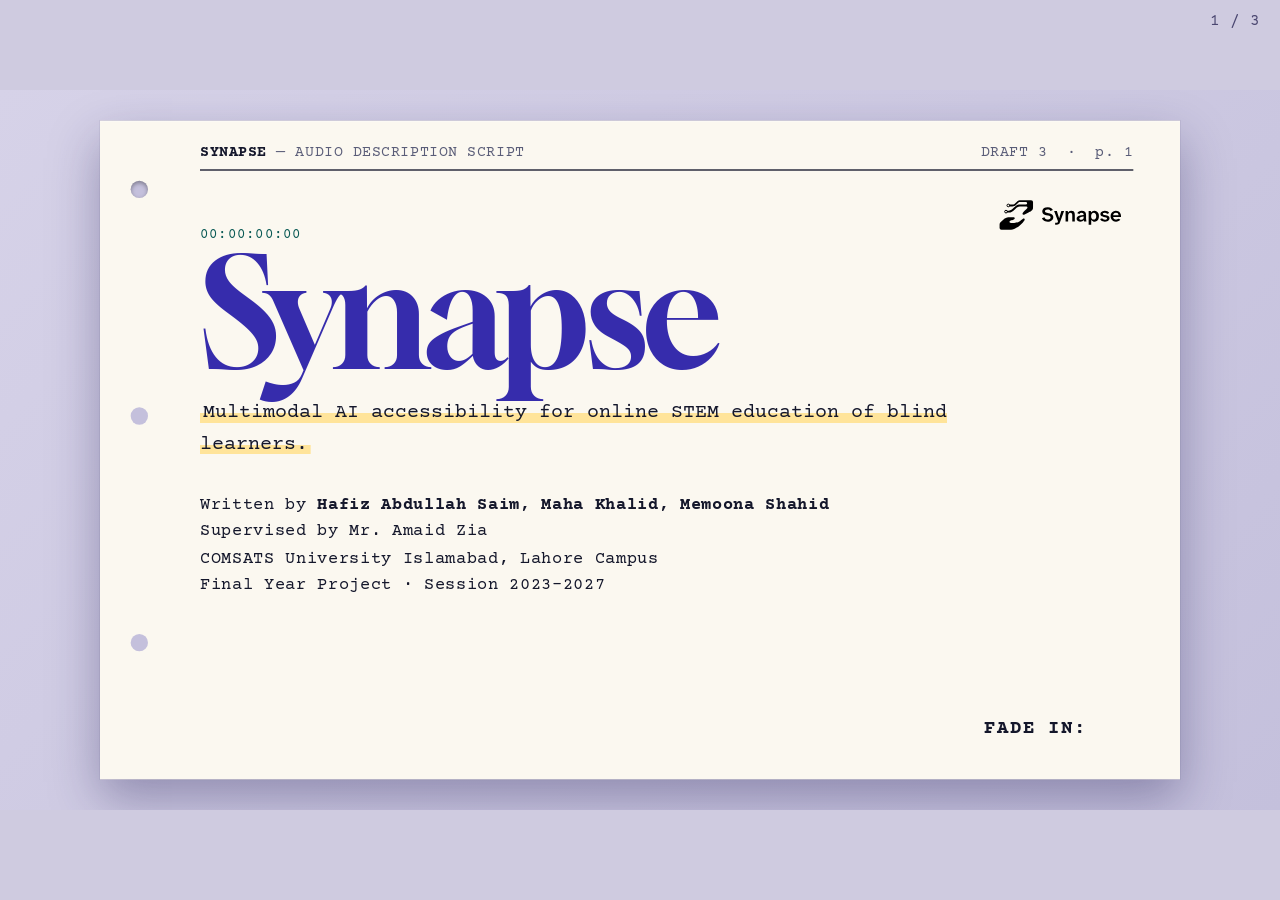
<file: concepts/b-script.html>
<!doctype html>
<html lang="en"><head><meta charset="utf-8"><meta name="viewport" content="width=device-width,initial-scale=1">
<title>Concept B — The Audio Description Script</title>
<style>
@font-face{font-family:"Courier Prime";font-weight:400;src:url(fonts/courier-prime-latin-400-normal.woff2)}
@font-face{font-family:"Courier Prime";font-weight:700;src:url(fonts/courier-prime-latin-700-normal.woff2)}
@font-face{font-family:"Gloock";src:url(fonts/gloock-latin-400-normal.woff2)}
@font-face{font-family:"Atkinson";font-weight:400;src:url(fonts/atkinson-hyperlegible-next-latin-400-normal.woff2)}
@font-face{font-family:"Atkinson";font-weight:700;src:url(fonts/atkinson-hyperlegible-next-latin-700-normal.woff2)}
:root{--paper:#FBF8F0;--ink:#14172B;--ind:#362CAC;--teal:#0a5a55;--hl:#FFE49A;--mute:#5a5d78}
*{box-sizing:border-box;margin:0;padding:0}
html,body{height:100%;overflow:hidden;background:#cfcbe0;font-family:Atkinson,system-ui,sans-serif;color:var(--ink)}
#viewport{position:fixed;inset:0;display:flex;align-items:center;justify-content:center}
#stage{width:1920px;height:1080px;position:relative;overflow:hidden;flex:none;background:linear-gradient(135deg,#d6d2e8,#c4c0dc)}
.slide{position:absolute;left:150px;right:150px;top:46px;bottom:46px;opacity:0;visibility:hidden;transform:translateY(22px) rotate(-.4deg);transition:opacity .4s,transform .6s cubic-bezier(.16,1,.3,1),visibility 0s .6s}
.slide.active{opacity:1;visibility:visible;transform:none;transition:opacity .4s,transform .6s cubic-bezier(.16,1,.3,1)}
.page{position:absolute;inset:0;background:var(--paper);box-shadow:0 1px 0 #fff inset,0 30px 70px rgba(30,24,80,.35),0 0 0 1px rgba(20,23,43,.08)}
.page::before{content:"";position:absolute;left:46px;top:90px;width:26px;height:26px;border-radius:50%;background:#c4c0dc;box-shadow:inset 0 3px 6px rgba(0,0,0,.35),0 340px 0 #c4c0dc,0 680px 0 #c4c0dc}
.hdr{position:absolute;left:150px;right:70px;top:36px;display:flex;justify-content:space-between;font:400 22px "Courier Prime";color:var(--mute);letter-spacing:.06em;border-bottom:2px solid var(--ink);padding-bottom:12px}
.hdr b{color:var(--ink)}
.content{position:absolute;left:150px;right:70px;top:110px;bottom:60px}
.cp{font:400 30px/1.55 "Courier Prime";color:var(--ink)}
.slug{font:700 30px "Courier Prime";text-transform:uppercase;letter-spacing:.04em}
mark{background:linear-gradient(transparent 52%,var(--hl) 52% 94%,transparent 94%);color:inherit;padding:0 4px}
.cue{font:400 21px "Courier Prime";color:var(--teal);letter-spacing:.04em}
.big{font:400 230px/.9 Gloock;color:var(--ind);letter-spacing:-.04em}
.rowt{display:grid;grid-template-columns:220px 1fr;gap:0 40px;align-items:start;border-top:2px solid var(--ink);padding:26px 0 28px}
.rowt .n{font:400 150px/.9 Gloock;color:var(--ind);letter-spacing:-.04em}
.rowt .n small{font:700 30px "Courier Prime";color:var(--teal);letter-spacing:0;margin-left:12px}
.rowt p{font:400 32px/1.45 "Courier Prime";max-width:900px}
.tr{position:absolute;right:70px;font:700 28px "Courier Prime";text-transform:uppercase;letter-spacing:.08em}
.note{position:absolute;border:2.5px solid var(--ind);color:var(--ind);padding:10px 18px;font:700 22px "Courier Prime";transform:rotate(2deg);background:rgba(54,44,172,.04)}
#sysSvg{position:absolute;left:150px;right:40px;top:104px;bottom:150px;width:calc(100% - 190px);height:calc(100% - 254px)}
.capbox{position:absolute;left:150px;right:70px;bottom:44px;border-top:2px solid var(--ink);padding-top:14px;display:grid;grid-template-columns:200px 1fr;gap:0 24px}
.capbox .s{font:400 22px "Courier Prime";color:var(--teal);padding-top:6px}
.capbox .t{font:400 40px Gloock;color:var(--ind)}
.capbox .d{font:400 22px/1.4 "Courier Prime";color:var(--ink);grid-column:2}
.node .box{fill:var(--paper);stroke:var(--ink);stroke-width:2.2;rx:2}
.node .tile{fill:none}
.node .ico{stroke:var(--ink);stroke-width:1.8}
.node .lb{font:700 22px "Courier Prime";fill:var(--ink);text-transform:uppercase;letter-spacing:.02em}
.node .sb{font:400 16px Atkinson;fill:var(--mute)}
.node.seen .box{fill:#f4efe0}
.node.lit .box{fill:var(--hl);stroke-width:3.4}
.edge{fill:none;stroke:var(--ink);stroke-width:2;opacity:.4}
.edge.done{opacity:.75}.edge.on{opacity:1;stroke-width:3.2}
.arrow{fill:var(--ink);opacity:.5}.arrow.on,.arrow.done{opacity:1}
.packet{fill:var(--ind);stroke:var(--paper);stroke-width:2}
.pc{position:fixed;right:20px;top:12px;font:400 16px "Courier Prime";color:#4a4670;z-index:9}
body.shot *{transition:none!important}
</style></head><body>
<div id="viewport"><div id="stage">

<section class="slide" id="sB1"><div class="page">
 <div class="hdr"><span><b>SYNAPSE</b> &mdash; AUDIO DESCRIPTION SCRIPT</span><span>DRAFT 3 &nbsp;&middot;&nbsp; p. 1</span></div>
 <div class="content">
  <img src="../Assets/logos/logo-horizontal-black.svg" alt="Synapse" style="height:64px;position:absolute;right:0;top:0">
  <div class="cue" style="margin-top:50px">00:00:00:00</div>
  <div class="big">Synapse</div>
  <div class="cp" style="margin-top:26px;max-width:1200px"><mark>Multimodal AI accessibility for online STEM education of blind learners.</mark></div>
  <div class="cp" style="margin-top:48px;font-size:26px">Written by <b>Hafiz Abdullah Saim, Maha Khalid, Memoona Shahid</b><br>Supervised by Mr. Amaid Zia<br>COMSATS University Islamabad, Lahore Campus<br>Final Year Project &middot; Session 2023&ndash;2027</div>
  <div class="tr" style="bottom:0">Fade in:</div>
 </div></div></section>

<section class="slide" id="sB2"><div class="page">
 <div class="hdr"><span><b>SYNAPSE</b> &mdash; AUDIO DESCRIPTION SCRIPT</span><span>DRAFT 3 &nbsp;&middot;&nbsp; p. 2</span></div>
 <div class="content">
  <div class="slug">INT. THE LECTURE &mdash; EVERY STEM CLASS</div>
  <div class="cp" style="margin:14px 0 26px;max-width:1300px">The instructor says &ldquo;as you can see here.&rdquo; <mark>Nothing else in the soundtrack says what is there.</mark></div>
  <div class="rowt"><div class="cue" style="padding-top:34px">SUPER 01</div><div style="display:flex;align-items:baseline;gap:50px"><div class="n">285<small>million</small></div><p>people worldwide live with a visual impairment.</p></div></div>
  <div class="rowt"><div class="cue" style="padding-top:34px">SUPER 02</div><div style="display:flex;align-items:baseline;gap:50px"><div class="n">39<small>million</small></div><p>of them are completely blind.</p></div></div>
  <div class="rowt"><div class="cue" style="padding-top:34px">SUPER 03</div><div style="display:flex;align-items:baseline;gap:50px"><div class="n">70<small>%</small></div><p>of STEM content becomes inaccessible when visuals are not converted.</p></div></div>
 </div>
 <div class="note" style="right:90px;top:176px">AD NOTE: visuals are not described</div>
</div></section>

<section class="slide" id="sB3"><div class="page">
 <div class="hdr"><span><b>SYNAPSE</b> &mdash; HOW IT WORKS, AT A GLANCE</span><span>DRAFT 3 &nbsp;&middot;&nbsp; p. 3</span></div>
 <svg id="sysSvg"></svg>
 <div class="capbox"><div class="s" id="capS"></div><div class="t" id="capT"></div><div class="d" id="capD"></div></div>
</div></section>

</div></div>
<div class="pc" id="pc"></div>
<script>window.CONCEPT_CAT={user:{f:'#fff',k:'#14172B'},frontend:{f:'#fff',k:'#14172B'},backend:{f:'#fff',k:'#14172B'},multimodal:{f:'#fff',k:'#14172B'},inference:{f:'#fff',k:'#14172B'},storage:{f:'#fff',k:'#14172B'},external:{f:'#fff',k:'#14172B'}};</script>
<script src="../icons.js"></script><script src="../diagrams.js"></script><script src="concept.js"></script>
</body></html>
</file>
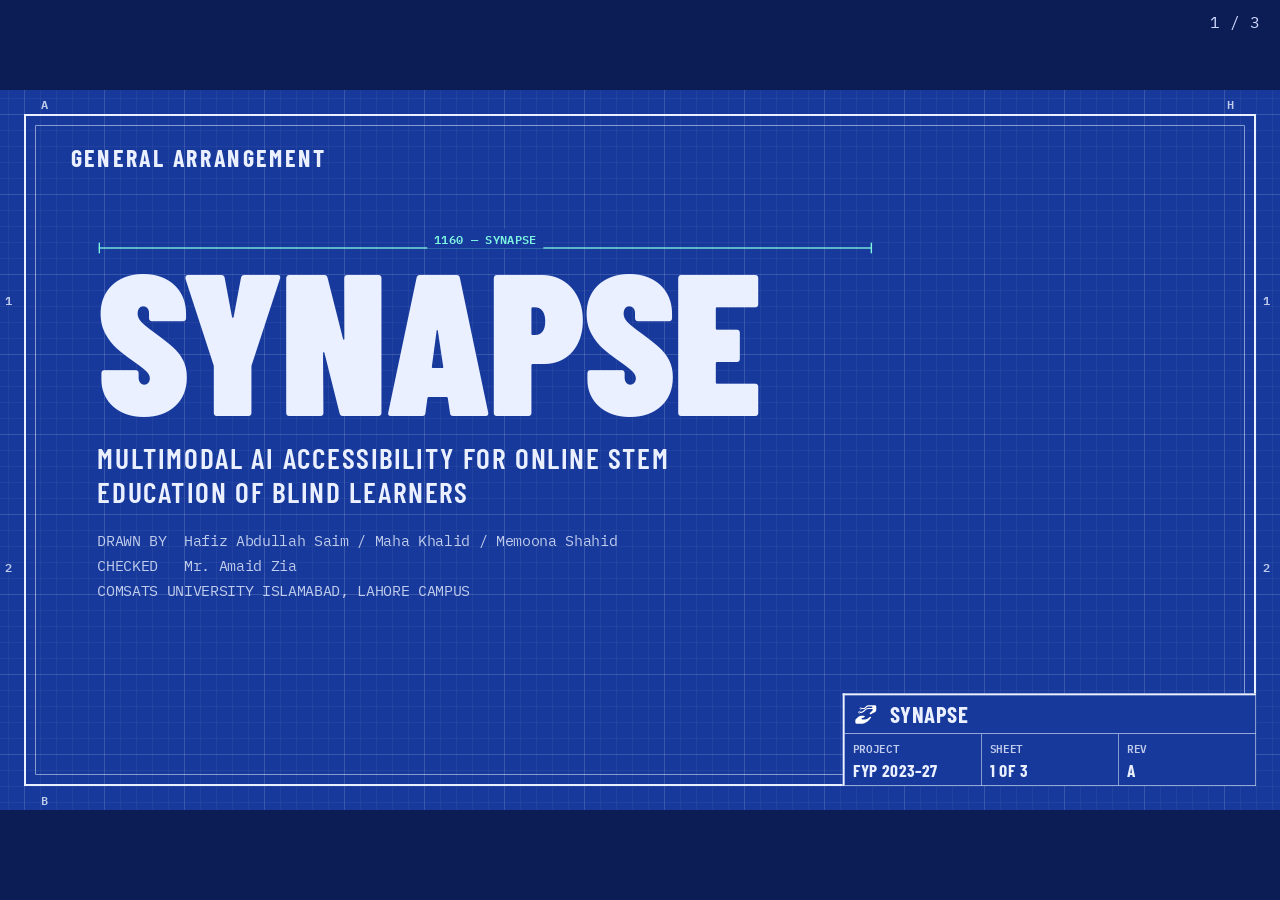
<file: concepts/c-blueprint.html>
<!doctype html>
<html lang="en"><head><meta charset="utf-8"><meta name="viewport" content="width=device-width,initial-scale=1">
<title>Concept C — The Blueprint Sheet</title>
<style>
@font-face{font-family:"Barlow Condensed";font-weight:400;src:url(fonts/barlow-condensed-latin-400-normal.woff2)}
@font-face{font-family:"Barlow Condensed";font-weight:600;src:url(fonts/barlow-condensed-latin-600-normal.woff2)}
@font-face{font-family:"Barlow Condensed";font-weight:700;src:url(fonts/barlow-condensed-latin-700-normal.woff2)}
@font-face{font-family:"Barlow Condensed";font-weight:900;src:url(fonts/barlow-condensed-latin-900-normal.woff2)}
@font-face{font-family:"Plex";font-weight:400;src:url(fonts/ibm-plex-mono-latin-400-normal.woff2)}
@font-face{font-family:"Plex";font-weight:600;src:url(fonts/ibm-plex-mono-latin-600-normal.woff2)}
@font-face{font-family:"Atkinson";font-weight:400;src:url(fonts/atkinson-hyperlegible-next-latin-400-normal.woff2)}
:root{--bp:#17399b;--line:#EAF0FF;--dim:rgba(234,240,255,.8);--cy:#7DF3E0;--am:#FFC857}
*{box-sizing:border-box;margin:0;padding:0}
html,body{height:100%;overflow:hidden;background:#0c1d55;color:var(--line);font-family:"Barlow Condensed",system-ui,sans-serif}
#viewport{position:fixed;inset:0;display:flex;align-items:center;justify-content:center}
#stage{width:1920px;height:1080px;position:relative;overflow:hidden;flex:none;background-color:var(--bp);
 background-image:linear-gradient(rgba(255,255,255,.11) 1px,transparent 1px),linear-gradient(90deg,rgba(255,255,255,.11) 1px,transparent 1px),linear-gradient(rgba(255,255,255,.045) 1px,transparent 1px),linear-gradient(90deg,rgba(255,255,255,.045) 1px,transparent 1px);
 background-size:120px 120px,120px 120px,24px 24px,24px 24px;background-position:36px 36px}
.frame{position:absolute;inset:36px;border:3px solid var(--line);pointer-events:none;z-index:2}
.frame::before{content:"";position:absolute;inset:14px;border:1px solid var(--dim)}
.ref{position:absolute;font:600 18px Plex;color:var(--dim);z-index:2}
.tb{position:absolute;right:36px;bottom:36px;width:620px;border:3px solid var(--line);border-right:0;border-bottom:0;background:var(--bp);z-index:3;display:grid;grid-template-columns:1fr 1fr 1fr;font:600 17px Plex}
.tb div{border-right:1px solid var(--dim);border-bottom:1px solid var(--dim);padding:8px 12px;color:var(--dim)}
.tb div b{display:block;font:700 26px "Barlow Condensed";color:var(--line);letter-spacing:.04em;margin-top:2px}
.tb .w{grid-column:1/-1;display:flex;align-items:center;gap:16px}
.tb .w img{height:40px}
.slide{position:absolute;inset:36px;opacity:0;visibility:hidden;transition:opacity .35s,visibility 0s .35s;z-index:1}
.slide.active{opacity:1;visibility:visible;transition:opacity .35s}
.slide>*{animation:none}
h1{font:900 300px/.82 "Barlow Condensed";text-transform:uppercase;letter-spacing:-.01em;color:var(--line)}
.sub{font:600 44px/1.15 "Barlow Condensed";text-transform:uppercase;letter-spacing:.06em;max-width:1050px}
.mono{font:400 22px/1.7 Plex;color:var(--dim)}
.dim{position:absolute;border-top:2px solid var(--cy);color:var(--cy);font:600 18px Plex}
.dim::before,.dim::after{content:"";position:absolute;top:-9px;width:2px;height:16px;background:var(--cy)}
.dim::before{left:0}.dim::after{right:0}
.dim span{position:absolute;left:50%;top:-30px;transform:translateX(-50%);background:var(--bp);padding:0 10px}
.callout{position:absolute;color:var(--line)}
.callout .num{font:900 230px/.85 "Barlow Condensed";letter-spacing:-.02em}
.callout .num small{font:600 44px "Barlow Condensed";margin-left:12px;color:var(--cy);letter-spacing:.04em}
.callout p{font:400 26px/1.45 Plex;max-width:520px;margin-top:10px;color:var(--line)}
.callout .bub{position:absolute;left:-58px;top:6px;width:46px;height:46px;border-radius:50%;border:2.5px solid var(--cy);color:var(--cy);display:grid;place-items:center;font:700 24px "Barlow Condensed"}
.lead{position:absolute;height:2px;background:var(--cy)}
#sysSvg{position:absolute;left:60px;top:90px;width:1740px;height:720px}
.cap{position:absolute;left:70px;bottom:36px;width:1180px}
.cap .s{font:600 20px Plex;color:var(--cy)}
.cap .t{font:700 54px "Barlow Condensed";text-transform:uppercase;letter-spacing:.03em;margin-top:2px}
.cap .d{font:400 22px/1.5 Plex;color:var(--dim);margin-top:6px}
.ttl{position:absolute;left:70px;top:44px;font:700 36px "Barlow Condensed";text-transform:uppercase;letter-spacing:.1em}
.node .box{fill:var(--bp);stroke:var(--line);stroke-width:2;rx:0}
.node .tile{fill:none;stroke:var(--dim);stroke-width:1.2;rx:0}
.node .ico{stroke:var(--line);stroke-width:1.7}
.node .lb{font:700 24px "Barlow Condensed";fill:var(--line);text-transform:uppercase;letter-spacing:.06em}
.node .sb{font:600 18px "Barlow Condensed";letter-spacing:.03em;fill:var(--dim)}
.node.seen .box{stroke:var(--cy)}
.node.lit .box{fill:var(--line);stroke:var(--line);stroke-width:2}
.node.lit .lb{fill:var(--bp)}.node.lit .sb{fill:#31407f}.node.lit .ico{stroke:var(--bp)}.node.lit .tile{stroke:#31407f}
.edge{fill:none;stroke:var(--line);stroke-width:1.6;opacity:.45}
.edge.done{opacity:.8;stroke:var(--cy)}.edge.on{opacity:1;stroke:var(--cy);stroke-width:3}
.arrow{fill:var(--line);opacity:.5}.arrow.done,.arrow.on{fill:var(--cy);opacity:1}
.packet{fill:var(--am);stroke:var(--bp);stroke-width:2.5}
.pc{position:fixed;right:20px;top:12px;font:400 16px Plex;color:#cfd9ff;z-index:9}
body.shot *{transition:none!important}
</style></head><body>
<div id="viewport"><div id="stage">
<div class="frame"></div>
<span class="ref" style="left:62px;top:6px">A</span><span class="ref" style="left:62px;top:1050px">B</span>
<span class="ref" style="left:1840px;top:6px">H</span>
<span class="ref" style="left:8px;top:300px">1</span><span class="ref" style="left:8px;top:700px">2</span><span class="ref" style="left:1894px;top:300px">1</span><span class="ref" style="left:1894px;top:700px">2</span>
<div class="tb"><div class="w"><img src="../Assets/logos/symbol-white.svg" alt=""><b style="font-size:34px;margin:0">SYNAPSE</b></div><div>PROJECT<b>FYP 2023&ndash;27</b></div><div>SHEET<b id="sheet">1 OF 3</b></div><div>REV<b>A</b></div></div>

<section class="slide" id="sC1">
 <div class="ttl">General arrangement</div>
 <div style="position:absolute;left:110px;top:210px"><h1>Synapse</h1>
  <div class="sub" style="margin-top:34px">Multimodal AI accessibility for online STEM education of blind learners</div>
  <div class="mono" style="margin-top:30px">DRAWN BY&nbsp; Hafiz Abdullah Saim / Maha Khalid / Memoona Shahid<br>CHECKED&nbsp;&nbsp; Mr. Amaid Zia<br>COMSATS UNIVERSITY ISLAMABAD, LAHORE CAMPUS</div></div>
 <div class="dim" style="left:112px;width:1160px;top:200px"><span>1160 &mdash; SYNAPSE</span></div>
</section>

<section class="slide" id="sC2">
 <div class="ttl">Problem statement</div>
 <div class="callout" style="left:150px;top:200px"><div class="bub">1</div><div class="num">285<small>MILLION</small></div><p>people worldwide live with a visual impairment.</p></div>
 <div class="callout" style="left:730px;top:200px"><div class="bub">2</div><div class="num">39<small>MILLION</small></div><p>of them are completely blind.</p></div>
 <div class="callout" style="left:1310px;top:200px"><div class="bub">3</div><div class="num">70<small>%</small></div><p>of STEM content is inaccessible when visuals are not converted.</p></div>
 <div class="lead" style="left:150px;width:1500px;top:560px;opacity:.5"></div>
 <div style="position:absolute;left:150px;top:600px;font:600 60px/1.05 'Barlow Condensed';text-transform:uppercase;max-width:1300px;letter-spacing:.02em">STEM lectures are built on what you can see.</div>
 <div class="mono" style="position:absolute;left:150px;top:760px;max-width:1100px">NOTE &mdash; Screen readers stop at text. Captions miss the visuals. Tools work in isolation. Sources: WHO (Pascolini &amp; Mariotti, 2012).</div>
</section>

<section class="slide" id="sC3">
 <div class="ttl">System architecture &mdash; general view</div>
 <svg id="sysSvg"></svg>
 <div class="cap"><div class="s" id="capS"></div><div class="t" id="capT"></div><div class="d" id="capD"></div></div>
</section>
</div></div>
<div class="pc" id="pc"></div>
<script>window.CONCEPT_CAT={user:{f:'#fff',k:'#EAF0FF'},frontend:{f:'#fff',k:'#EAF0FF'},backend:{f:'#fff',k:'#EAF0FF'},multimodal:{f:'#fff',k:'#EAF0FF'},inference:{f:'#fff',k:'#EAF0FF'},storage:{f:'#fff',k:'#EAF0FF'},external:{f:'#fff',k:'#EAF0FF'}};</script>
<script src="../icons.js"></script><script src="../diagrams.js"></script><script src="concept.js"></script>
<script>const upd=()=>{document.getElementById('sheet').textContent=document.body.dataset.slide+' OF 3'};new MutationObserver(upd).observe(document.body,{attributes:true,attributeFilter:['data-slide']});upd();</script>
</body></html>
</file>
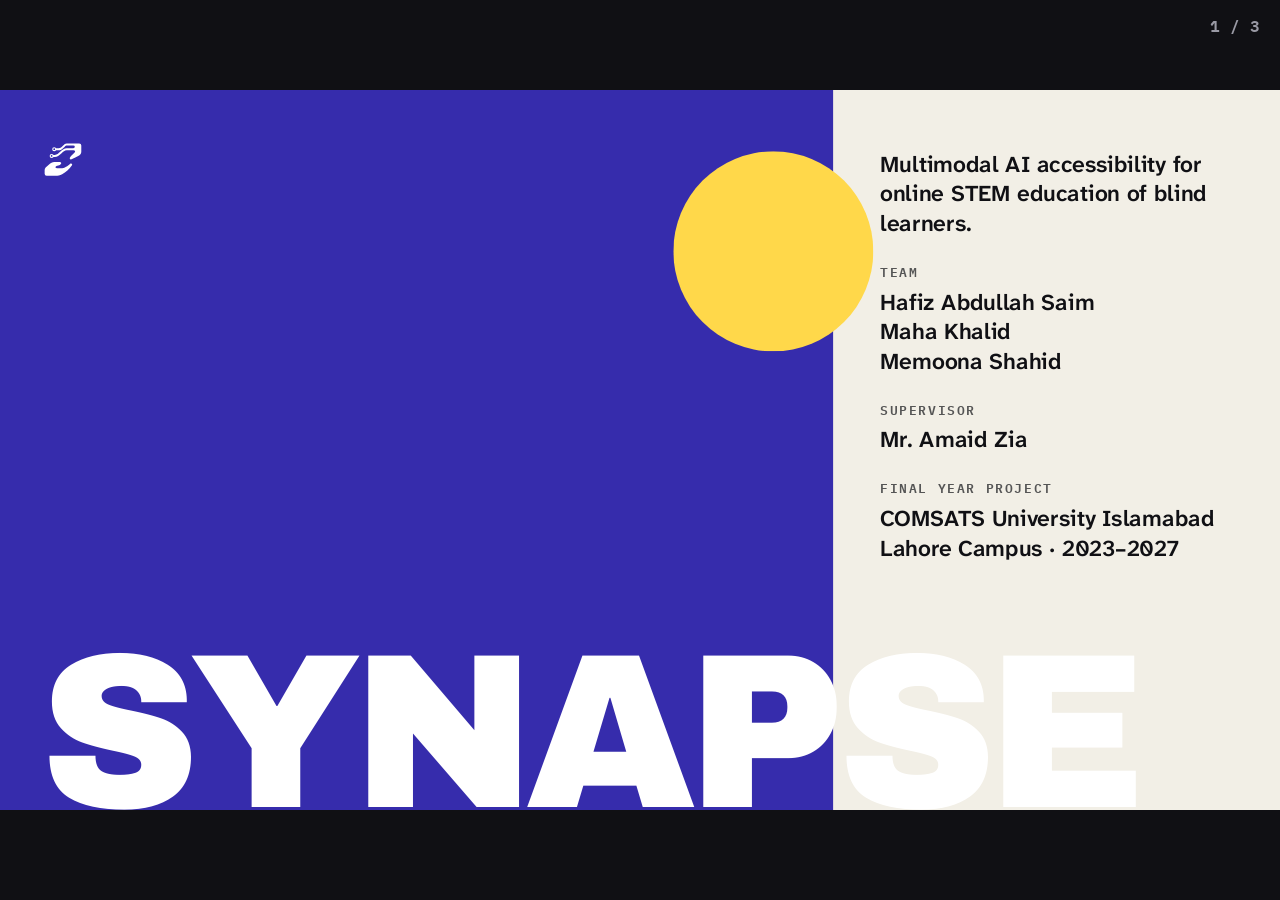
<file: concepts/d-poster.html>
<!doctype html>
<html lang="en"><head><meta charset="utf-8"><meta name="viewport" content="width=device-width,initial-scale=1">
<title>Concept D — The Colour-Block Poster</title>
<style>
@font-face{font-family:"Archivo Black";src:url(fonts/archivo-black-latin-400-normal.woff2)}
@font-face{font-family:"Atkinson";font-weight:400;src:url(fonts/atkinson-hyperlegible-next-latin-400-normal.woff2)}
@font-face{font-family:"Atkinson";font-weight:600;src:url(fonts/atkinson-hyperlegible-next-latin-600-normal.woff2)}
@font-face{font-family:"Atkinson";font-weight:700;src:url(fonts/atkinson-hyperlegible-next-latin-700-normal.woff2)}
@font-face{font-family:"Plex";font-weight:600;src:url(fonts/ibm-plex-mono-latin-600-normal.woff2)}
:root{--paper:#F2EFE6;--ink:#101014;--ind:#362CAC;--mint:#7FDCC9;--pink:#FF9FB9;--yel:#FFD84A;--lav:#B9B0FF}
*{box-sizing:border-box;margin:0;padding:0}
html,body{height:100%;overflow:hidden;background:#101014;color:var(--ink);font-family:Atkinson,system-ui,sans-serif}
#viewport{position:fixed;inset:0;display:flex;align-items:center;justify-content:center}
#stage{width:1920px;height:1080px;position:relative;overflow:hidden;flex:none;background:var(--paper)}
.slide{position:absolute;inset:0;opacity:0;visibility:hidden;transition:opacity .01s .3s,visibility 0s .3s}
.slide.active{opacity:1;visibility:visible;transition:none}
.slide.active .blk{animation:wipe .7s cubic-bezier(.77,0,.18,1) both}
.slide.active .blk.b2{animation-delay:.08s}.slide.active .blk.b3{animation-delay:.16s}
@keyframes wipe{from{clip-path:inset(0 0 100% 0)}to{clip-path:inset(0)}}
.d{font-family:"Archivo Black";text-transform:uppercase;line-height:.84;letter-spacing:-.02em}
.vt{position:absolute;font:600 20px Plex;letter-spacing:.14em;text-transform:uppercase;transform-origin:left top;transform:rotate(-90deg)}
.blk{position:absolute}
/* slide 1 */
#sD1 .ind{left:0;top:0;width:1250px;height:1080px;background:var(--ind)}
#sD1 h1{position:absolute;left:60px;bottom:-14px;font:400 330px/.78 "Archivo Black";color:#fff;letter-spacing:-.04em;text-transform:uppercase;white-space:nowrap;z-index:2}
#sD1 .yel{left:1010px;top:92px;width:300px;height:300px;border-radius:50%;background:var(--yel);z-index:1}
#sD1 .col{position:absolute;left:1320px;top:90px;width:520px;font-size:34px;line-height:1.3;font-weight:600}
#sD1 .col small{display:block;font:600 20px Plex;letter-spacing:.12em;text-transform:uppercase;margin:34px 0 8px;color:#555}
#sD1 .lg{position:absolute;left:60px;top:70px;height:70px;z-index:3}
/* slide 2 */
#sD2 .c1{left:0;top:0;width:640px;height:1080px;background:var(--ind);color:#fff}
#sD2 .c2{left:640px;top:0;width:640px;height:1080px;background:var(--mint)}
#sD2 .c3{left:1280px;top:0;width:640px;height:1080px;background:var(--pink)}
#sD2 .blk{padding:70px 60px}
#sD2 .n{position:absolute;left:46px;bottom:-4px;font:400 330px/.8 "Archivo Black";letter-spacing:-.05em}
#sD2 .n small{font-size:70px;letter-spacing:0}
#sD2 p{font-size:38px;line-height:1.28;font-weight:700;max-width:470px}
#sD2 .vt{left:60px;bottom:420px}
#sD2 .ttl{position:absolute;left:660px;top:40px;font:400 24px "Archivo Black";z-index:4;display:none}
/* slide 3 */
#sD3 .band{left:0;top:0;width:100%;height:150px;background:var(--ind);color:#fff;display:flex;align-items:center;padding:0 70px;justify-content:space-between}
#sD3 .band h2{font:400 78px/1 "Archivo Black";text-transform:uppercase;letter-spacing:-.02em}
#sysSvg{position:absolute;left:50px;top:170px;width:1820px;height:690px}
.cap{position:absolute;left:0;bottom:0;width:100%;height:210px;background:var(--ink);color:var(--paper);padding:34px 70px;display:grid;grid-template-columns:230px 1fr;gap:0 30px;align-items:start}
.cap .s{font:600 22px Plex;color:var(--yel);padding-top:14px;letter-spacing:.06em}
.cap .t{font:400 58px/1 "Archivo Black";text-transform:uppercase;letter-spacing:-.01em}
.cap .d{font:600 28px/1.4 Atkinson;text-transform:none;letter-spacing:0;grid-column:2;margin-top:10px;max-width:1500px}
.node .box{fill:var(--f);stroke:#101014;stroke-width:3.5;rx:0}
.node .tile{fill:#101014;rx:0}
.node .ico{stroke:#fff;stroke-width:1.9}
.node .lb{font:400 20px "Archivo Black";fill:#101014;text-transform:uppercase}
.node .sb{font:700 16px Atkinson;fill:#101014}
.node.lit .box{fill:var(--yel);stroke-width:5}
.edge{fill:none;stroke:#101014;stroke-width:3;opacity:.28}
.edge.done{opacity:.7}.edge.on{opacity:1;stroke-width:5}
.arrow{fill:#101014;opacity:.4}.arrow.done{opacity:.8}.arrow.on{opacity:1}
.packet{fill:var(--ind);stroke:#fff;stroke-width:3}
.pc{position:fixed;right:20px;top:12px;font:600 16px Plex;color:#9a9aa5;z-index:9}
body.shot *{transition:none!important;animation:none!important}
</style></head><body>
<div id="viewport"><div id="stage">

<section class="slide" id="sD1">
 <div class="blk ind"></div><div class="blk b2 yel"></div>
 <img class="lg" src="../Assets/logos/symbol-white.svg" alt="">
 <h1>Synapse</h1>
 <div class="col">Multimodal AI accessibility for online STEM education of blind learners.
  <small>Team</small>Hafiz Abdullah Saim<br>Maha Khalid<br>Memoona Shahid
  <small>Supervisor</small>Mr. Amaid Zia
  <small>Final Year Project</small>COMSATS University Islamabad<br>Lahore Campus &middot; 2023&ndash;2027</div>
</section>

<section class="slide" id="sD2">
 <div class="blk c1"><p>People worldwide live with a visual impairment.</p><span class="n">285<small>M</small></span></div>
 <div class="blk b2 c2"><p>Of them are completely blind.</p><span class="n">39<small>M</small></span></div>
 <div class="blk b3 c3"><p>Of STEM content is inaccessible when visuals are not converted.</p><span class="n">70<small>%</small></span></div>
</section>

<section class="slide" id="sD3">
 <div class="blk band"><h2>How it works</h2><img src="../Assets/logos/symbol-white.svg" alt="" style="height:70px"></div>
 <svg id="sysSvg"></svg>
 <div class="cap"><div class="s" id="capS"></div><div class="t" id="capT"></div><div class="d" id="capD"></div></div>
</section>
</div></div>
<div class="pc" id="pc"></div>
<script>window.CONCEPT_CAT={user:{f:'#B9B0FF',k:'#101014'},frontend:{f:'#B9B0FF',k:'#101014'},backend:{f:'#7FDCC9',k:'#101014'},multimodal:{f:'#F2EFE6',k:'#101014'},inference:{f:'#FF9FB9',k:'#101014'},storage:{f:'#FFD84A',k:'#101014'},external:{f:'#d9d4c7',k:'#101014'}};</script>
<script src="../icons.js"></script><script src="../diagrams.js"></script><script src="concept.js"></script>
</body></html>
</file>
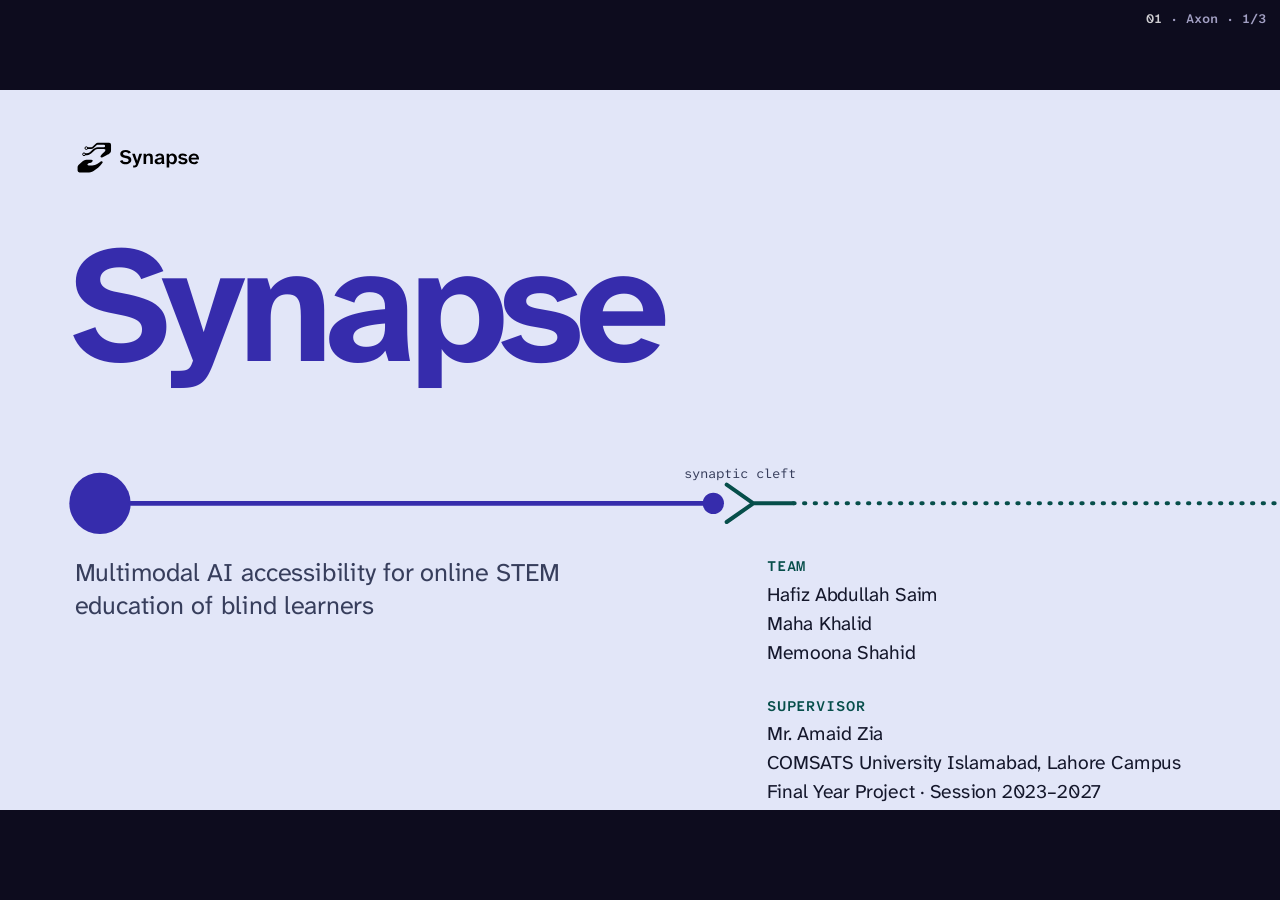
<file: lab/view.html>
<!doctype html>
<html lang="en"><head><meta charset="utf-8"><meta name="viewport" content="width=device-width,initial-scale=1">
<title>Synapse concept</title>
<link rel="stylesheet" href="lab.css">
<style id="cs"></style>
</head><body>
<div id="vp"><div id="stage"></div></div>
<div id="hud"></div>
<script src="vendor/gsap.min.js"></script>
<script src="icons.js"></script>
<script src="data.js"></script>
<script src="engine.js"></script>
<script>window.CONCEPTS=[];</script>
<script src="concepts-1.js"></script>
<script src="concepts-2.js"></script>
<script src="concepts-3.js"></script>
<script src="concepts-4.js"></script>
<script src="view.js"></script>
</body></html>
</file>
<file: style.css>
@font-face{font-family:"Atkinson Hyperlegible Next";font-weight:400;src:url(fonts/atkinson-hyperlegible-next-latin-400-normal.woff2) format("woff2")}
@font-face{font-family:"Atkinson Hyperlegible Next";font-weight:500;src:url(fonts/atkinson-hyperlegible-next-latin-500-normal.woff2) format("woff2")}
@font-face{font-family:"Atkinson Hyperlegible Next";font-weight:600;src:url(fonts/atkinson-hyperlegible-next-latin-600-normal.woff2) format("woff2")}
@font-face{font-family:"Atkinson Hyperlegible Next";font-weight:700;src:url(fonts/atkinson-hyperlegible-next-latin-700-normal.woff2) format("woff2")}
@font-face{font-family:"Atkinson Hyperlegible Mono";font-weight:400;src:url(fonts/atkinson-hyperlegible-mono-latin-400-normal.woff2) format("woff2")}
@font-face{font-family:"Atkinson Hyperlegible Mono";font-weight:600;src:url(fonts/atkinson-hyperlegible-mono-latin-600-normal.woff2) format("woff2")}

:root{
  --bg:#E2E6F8; --card:#FFFFFF; --pale:#ECEEFC; --ink:#14172B; --soft:#373E5C; --ind:#362CAC; --teal:#064E4A; --deep:#201C56; --line:#C3C9E6; --rule:#aab2d8;
  --font:"Atkinson Hyperlegible Next","Segoe UI",system-ui,sans-serif;
  --mono:"Atkinson Hyperlegible Mono","Consolas",monospace;
  --ease:cubic-bezier(.16,1,.3,1);
}
*{box-sizing:border-box;margin:0;padding:0}
html,body{height:100%;background:#cfd4ee;overflow:hidden;font-family:var(--font);color:var(--ink);-webkit-font-smoothing:antialiased}
::selection{background:var(--ind);color:#fff}
:focus-visible{outline:3px solid var(--ind);outline-offset:3px;border-radius:6px}
#viewport{position:fixed;inset:0;display:flex;align-items:center;justify-content:center}
#stage{width:1920px;height:1080px;position:relative;flex:none;overflow:hidden;background:var(--bg)}
i[data-ic]{display:inline-flex;width:1em;height:1em;flex:none}
i[data-ic] svg{width:100%;height:100%;stroke:currentColor;fill:none;stroke-width:1.7;stroke-linecap:round;stroke-linejoin:round}

/* ---------- slides & transitions ---------- */
.slide{position:absolute;inset:0;padding:76px 120px 0;opacity:0;visibility:hidden;pointer-events:none;transform:translateX(24px);z-index:1;
  transition:opacity .5s ease,transform .7s var(--ease),visibility 0s .7s}
.slide.active{opacity:1;visibility:visible;pointer-events:auto;transform:none;transition:opacity .5s ease,transform .7s var(--ease)}
.slide.left{transform:translateX(-24px)}
[data-r]{opacity:0;transform:translateY(14px);transition:opacity .6s ease,transform .7s var(--ease)}
.slide.active [data-r]{opacity:1;transform:none;transition-delay:calc(var(--d,0) * 1ms + 150ms)}
[data-r=rt]{transform:translateX(24px)}
body.shot *,body.shot *::before,body.shot *::after{transition:none!important}

/* ---------- type ---------- */
h1,h2,h3,h4{font-weight:700;text-wrap:balance}
h2{font-size:66px;line-height:1.05;letter-spacing:-.022em;color:var(--ind)}
.lead{font-size:29px;line-height:1.5;color:var(--soft);max-width:1380px;margin-top:20px;text-wrap:pretty}
h3{font-size:28px;line-height:1.2;letter-spacing:-.005em}
h4{font-size:27px;line-height:1.2}
p{text-wrap:pretty}

/* ---------- 1 title ---------- */
.dark{background:linear-gradient(135deg,#362CAC 0%,#201C56 62%,#0b3b3a 130%);color:#fff}
#s1{padding:0;display:flex;align-items:center}
#s1 .mark{position:absolute;right:-90px;top:50%;width:880px;transform:translateY(-50%);opacity:.07}
.t-wrap{position:relative;padding:0 150px}
#s1 .logo{width:560px;display:block}
#s1 h1{font-size:64px;line-height:1.14;letter-spacing:-.02em;margin-top:72px;max-width:1300px;color:#fff}
.t-meta{margin-top:56px;display:flex;gap:0;flex-wrap:wrap;font-size:25px;color:#d4d8fb}
.t-meta span+span::before{content:"";display:inline-block;width:1px;height:24px;background:rgba(255,255,255,.35);margin:0 28px;vertical-align:-4px}

/* ---------- 2 team ---------- */
.team{display:grid;grid-template-columns:repeat(3,1fr);gap:0 64px;margin-top:100px}
.member{border-top:3px solid var(--ind);padding-top:34px}
.member h3{font-size:44px;line-height:1.1;letter-spacing:-.015em}
.reg{font:400 26px var(--mono);color:var(--teal);margin-top:20px}
.role{font-size:26px;color:var(--soft);margin-top:8px}
.sup{margin-top:110px;border-top:1px solid var(--rule);padding-top:36px;display:flex;align-items:baseline;gap:30px}
.sup .k{font-size:24px;color:var(--soft)}
.sup .v{font-size:44px;font-weight:700;color:var(--ink)}
.sup .r{margin-left:auto;font-size:24px;color:var(--soft)}

/* ---------- 3 problem ---------- */
.stats{display:grid;grid-template-columns:repeat(3,1fr);margin-top:56px}
.stat{padding:6px 40px 6px 44px;border-left:1px solid var(--rule)}
.stat:first-child{border-left:0;padding-left:0}
.stat .n{font-size:128px;font-weight:700;line-height:.95;letter-spacing:-.04em;color:var(--ind);font-variant-numeric:tabular-nums}
.stat .n small{font-size:34px;font-weight:600;letter-spacing:0;color:var(--teal);margin-left:10px}
.stat p{font-size:26px;line-height:1.35;color:var(--ink);margin-top:16px;max-width:460px}
.src{font-size:17px;color:var(--soft);margin-top:26px}
.sub{margin-top:50px;padding-top:30px;border-top:1px solid var(--rule);font-size:32px}
.trio{display:grid;grid-template-columns:repeat(3,1fr);gap:64px;margin-top:26px}
.trio i{font-size:40px;color:var(--ind)}
.trio h4{margin-top:12px}
.trio p{font-size:22px;line-height:1.42;color:var(--soft);margin-top:8px}

/* ---------- 4 solution ---------- */
.steps{list-style:none;display:flex;margin-top:120px;position:relative}
.steps::before{content:"";position:absolute;left:36px;right:60px;top:35px;height:2px;background:var(--rule)}
.steps::after{content:"";position:absolute;left:36px;top:30px;width:12px;height:12px;border-radius:50%;background:var(--teal);animation:travel 4.5s linear infinite}
@keyframes travel{0%{left:36px;opacity:0}8%{opacity:1}92%{opacity:1}100%{left:calc(100% - 72px);opacity:0}}
.steps li{flex:1;position:relative;padding-right:30px}
.steps .dot{width:72px;height:72px;border-radius:50%;background:#fff;border:2px solid var(--ind);color:var(--ind);display:grid;place-items:center;font-size:32px;position:relative;z-index:1}
.steps h3{margin-top:30px;font-size:32px}
.steps p{font-size:23px;line-height:1.42;color:var(--soft);margin-top:10px;max-width:290px}
.inline-feats{list-style:none;display:flex;gap:64px;margin-top:130px;padding-top:36px;border-top:1px solid var(--rule)}
.inline-feats li{display:flex;align-items:center;gap:16px;font-size:27px;font-weight:600}
.inline-feats i{font-size:36px;color:var(--teal)}

/* ---------- 5 what is ---------- */
.s5grid{display:grid;grid-template-columns:1.15fr 1fr;gap:96px;margin-top:64px}
.feats{display:grid;grid-template-columns:1fr 1fr;gap:44px 48px;align-content:start}
.feats i{font-size:38px;color:var(--ind)}
.feats h3{margin-top:12px;font-size:27px}
.feats p{font-size:21px;line-height:1.42;color:var(--soft);margin-top:6px}
.demo{background:var(--card);border:1px solid var(--line);border-radius:12px;padding:32px 36px;display:flex;flex-direction:column;gap:20px}
.demo .hd{font-size:20px;font-weight:600;color:var(--teal)}
.vid{height:230px;border-radius:8px;background:var(--pale);position:relative;overflow:hidden}
.vid svg{position:absolute;inset:14px;width:calc(100% - 28px);height:calc(100% - 28px)}
.demo .txt{font-size:25px;line-height:1.5;color:var(--ink);min-height:114px}
.demo .txt .cur{display:inline-block;width:3px;height:1em;background:var(--ind);vertical-align:-3px;animation:blink 1s steps(2) infinite}
@keyframes blink{50%{opacity:0}}
.wave{display:flex;align-items:center;gap:5px;height:40px}
.wave i{flex:1;background:var(--ind);border-radius:3px;height:20%;opacity:.8;animation:wv 1.1s ease-in-out infinite}
@keyframes wv{50%{height:100%}}
.demo .note{font-size:16px;color:var(--soft)}
.built{margin-top:56px;padding-top:26px;border-top:1px solid var(--rule);font-size:22px;color:var(--soft)}

/* ---------- diagram slides ---------- */
.dslide{padding:24px 40px 0}
.dhead{display:flex;align-items:center;justify-content:space-between;height:84px;padding:0 8px}
.dhead h2{font-size:52px}
.legend{display:flex;gap:22px;font-size:17px;font-weight:600;color:var(--soft);flex-wrap:wrap;justify-content:flex-end;max-width:820px;padding-right:130px}
.legend span{display:flex;align-items:center;gap:8px}
.legend i{width:14px;height:14px;border-radius:4px;display:inline-block;background:var(--c);border:2px solid var(--k)}
.dsvg{width:1840px;height:828px;display:block;margin-top:4px;overflow:visible}
.dbar{position:absolute;left:40px;right:40px;bottom:10px;height:128px;display:flex;align-items:center;gap:30px;padding:0 34px;background:var(--card);border:1px solid var(--line);border-radius:12px}
.dbar .step{flex:1;min-width:0}
.st{font-size:17px;font-weight:600;color:var(--teal)}
.sh{font-size:30px;font-weight:700;margin-top:2px;color:var(--ink)}
.sd{font-size:19px;color:var(--soft);margin-top:4px;line-height:1.35;max-width:880px}
.chips{display:flex;gap:6px;flex:none}
.chips button{width:38px;height:38px;border-radius:8px;border:1px solid var(--line);background:var(--card);color:var(--soft);font:600 16px var(--font);cursor:pointer;display:grid;place-items:center;transition:background .2s,color .2s,border-color .2s}
.chips button i{font-size:18px}
.chips button:hover{border-color:var(--ind);color:var(--ind)}
.chips button.on{background:var(--ind);color:#fff;border-color:var(--ind)}
.chips button.seen{color:var(--ind);border-color:var(--rule)}
.ctrls{display:flex;gap:8px;flex:none}
.ctrls button{height:48px;padding:0 20px;border-radius:10px;border:1px solid var(--line);background:var(--card);color:var(--ink);font:600 18px var(--font);cursor:pointer;display:flex;align-items:center;gap:10px;transition:background .2s,border-color .2s}
.ctrls button i{font-size:18px}
.ctrls button:hover{border-color:var(--ind)}
.ctrls button.play{background:var(--ind);color:#fff;border-color:var(--ind)}
.ctrls button.play:hover{background:#2b2290}

/* svg diagram */
.band{fill:rgba(255,255,255,.45);stroke:var(--line);stroke-width:1}
.bandlbl{font:600 15px var(--font);fill:var(--soft)}
.edge{fill:none;stroke:var(--k);stroke-width:2;opacity:.34;transition:opacity .5s,stroke-width .5s}
.edge.cond{stroke-dasharray:3 6}
.edge.done{opacity:.6}
.edge.on{opacity:1;stroke-width:3.2}
.edge.on.cond{stroke-dasharray:none}
.arrow{fill:var(--k);opacity:.5;transition:opacity .5s}
.arrow.done{opacity:.75}.arrow.on{opacity:1}
.node{transition:opacity .6s}
.node .box{fill:#fff;stroke:var(--line);stroke-width:1.5;transition:fill .4s,stroke .4s}
.node .tile{fill:var(--f)}
.node .ico{stroke:var(--k);fill:none;stroke-width:1.8;stroke-linecap:round;stroke-linejoin:round}
.node .lb{font:700 15px var(--font);fill:var(--ink)}
.node .sb{font:500 12px var(--font);fill:var(--soft)}
.node.seen .box{stroke:var(--k);stroke-opacity:.6}
.node.lit .box{stroke:var(--k);stroke-width:2.6;fill:color-mix(in srgb,var(--f) 40%,#fff);filter:drop-shadow(0 4px 8px rgba(20,23,43,.16))}
.packet{fill:var(--k);stroke:#fff;stroke-width:2}

/* ---------- 8 modules ---------- */
.mods{display:grid;grid-template-columns:repeat(4,1fr);gap:0 48px;margin-top:56px}
.mod{border-top:1px solid var(--rule);padding:26px 0 34px}
.mod i{font-size:40px;color:var(--ind)}
.mod h3{font-size:25px;margin-top:16px}
.mod p{font-size:20px;line-height:1.42;color:var(--soft);margin-top:8px}
.mod .tg{font:400 16px var(--mono);color:var(--teal);margin-top:12px}

/* ---------- 9 done ---------- */
.done{list-style:none;display:grid;grid-template-columns:1fr 1fr;column-gap:96px;margin-top:70px}
.done li{display:flex;align-items:center;gap:22px;border-top:1px solid var(--rule);padding:31px 0;font-size:28px;line-height:1.3}
.done i{font-size:34px;color:var(--teal)}

/* ---------- 10 challenges ---------- */
.chal-head{display:grid;grid-template-columns:1fr 1fr;gap:96px;margin-top:44px;padding-bottom:12px;font-size:19px;font-weight:600;color:var(--soft)}
.chal{display:grid;grid-template-columns:1fr 1fr;gap:96px;border-top:1px solid var(--rule);padding:22px 0 24px}
.chal h3{font-size:29px}
.chal div p{font-size:21px;color:var(--soft);margin-top:6px;line-height:1.4}
.chal>p{font-size:25px;line-height:1.42;color:var(--ink)}

/* ---------- 11 future ---------- */
.road{display:grid;grid-template-columns:repeat(3,1fr);gap:0 64px;margin-top:56px}
.road>div{border-top:1px solid var(--rule);padding:26px 0 34px}
.road h3{font-size:29px}
.road p{font-size:23px;line-height:1.42;color:var(--soft);margin-top:10px}
.thanks{margin-top:30px;border-radius:14px;padding:38px 56px;display:flex;align-items:center;gap:36px}
.thanks img{height:96px}
.thanks .t{font-size:60px;font-weight:700;line-height:1}
.thanks .q{font-size:26px;color:#a9eadf;margin-top:10px}
.thanks .who{margin-left:auto;text-align:right;font-size:24px;line-height:1.55;color:#d4d8fb}

/* ---------- chrome ---------- */
#progress{position:fixed;left:0;top:0;height:4px;width:0;background:var(--ind);z-index:10;transition:width .6s var(--ease)}
#hud{position:fixed;right:18px;top:10px;z-index:10;display:flex;gap:6px;align-items:center;font-size:15px;font-weight:600;color:var(--soft);opacity:.75;transition:opacity .4s}
#hud:hover,#hud:focus-within{opacity:1}
#hud button{background:#fff;border:1px solid var(--line);color:var(--ind);border-radius:8px;height:32px;min-width:32px;cursor:pointer;display:grid;place-items:center;font-size:16px}
#hud button:hover{border-color:var(--ind)}
#count{background:#fff;border:1px solid var(--line);border-radius:8px;height:32px;padding:0 10px;display:grid;place-items:center;color:var(--ink);font-variant-numeric:tabular-nums}
#hud.hide{opacity:0}
body.idle{cursor:none}
@media (prefers-reduced-motion:reduce){.steps::after,.wave i,.demo .txt .cur{animation:none}.slide,[data-r]{transition-duration:.01s}}

/* content slides: last block anchors to the bottom edge */
.slide:not(.dslide):not(#s1){display:flex;flex-direction:column;padding-bottom:84px}
#s2 .sup,#s4 .inline-feats,#s5 .built,#s11 .thanks{margin-top:auto}
#s3 .sub{margin-top:auto}
#s3 .src{margin-bottom:46px}
#s4 .steps{margin-top:110px}
#s5 .s5grid{margin-bottom:56px}
#s9 .done li{padding:34px 0;font-size:29px}
#s11 .road{margin-bottom:30px}
#s4 .steps{margin-top:auto;margin-bottom:auto}
#s11 .road{margin-top:auto;margin-bottom:auto}

.big .node .lb{font-size:22px}.big .node .sb{font-size:15px}.big .edge{stroke-width:2.6}.big .edge.on{stroke-width:4}
</file>
<file: present/style.css>
@font-face{font-family:Gloock;src:url(fonts/gloock-latin-400-normal.woff2)}
@font-face{font-family:AtkN;font-weight:400;src:url(fonts/atkinson-hyperlegible-next-latin-400-normal.woff2)}
@font-face{font-family:AtkN;font-weight:600;src:url(fonts/atkinson-hyperlegible-next-latin-600-normal.woff2)}
@font-face{font-family:AtkN;font-weight:700;src:url(fonts/atkinson-hyperlegible-next-latin-700-normal.woff2)}
@font-face{font-family:AtkM;font-weight:400;src:url(fonts/atkinson-hyperlegible-mono-latin-400-normal.woff2)}
@font-face{font-family:AtkM;font-weight:600;src:url(fonts/atkinson-hyperlegible-mono-latin-600-normal.woff2)}
:root{--night:#0c0f2b;--board:#E6E9F8;--card:#FFFFFF;--ink:#14172B;--soft:#373E5C;--ind:#362CAC;--teal:#064E4A;--mint:#17B8A6;--mark:#FFD84A;--ptr:#FF6B5B;--line:#C3C9E6;--rule:#9aa2d2}
*{box-sizing:border-box;margin:0;padding:0}
html,body{height:100%;overflow:hidden;background:#05061a;font-family:AtkN,system-ui,sans-serif;color:var(--ink)}
#vp{position:fixed;inset:0;display:flex;align-items:center;justify-content:center}
#stage{position:relative;width:1920px;height:1080px;flex:none;overflow:hidden;background:var(--night);transform-origin:center center}
i[data-ic]{display:inline-flex;width:1em;height:1em;flex:none}
i[data-ic] svg{width:100%;height:100%;stroke:currentColor;fill:none;stroke-width:1.7;stroke-linecap:round;stroke-linejoin:round}

/* ---- top bar: lecture-capture chrome ---- */
.bar{position:absolute;left:60px;right:60px;top:18px;height:40px;display:flex;align-items:center;gap:26px;font:600 18px AtkM;color:#9aa2d6}
.bar #lt{position:absolute;left:50%;top:50%;transform:translate(-50%,-50%);font:700 34px/1 AtkN;color:#fff;white-space:nowrap;letter-spacing:-.005em}
.bar .hint{margin-left:auto;font:400 16px AtkM;color:#7d85bd}
.bar .seg{display:flex;gap:5px}.bar .seg b{width:26px;height:6px;border-radius:3px;background:#2b3070}.bar .seg b.on{background:var(--mark)}.bar .seg b.cur{background:#fff}

/* ---- the lecture frame ---- */
.frame{position:absolute;left:60px;top:70px;width:1800px;height:790px;background:var(--board);border-radius:16px;overflow:hidden;border:2px solid #3a4090}
.frame::before,.frame::after{content:"";position:absolute;width:34px;height:34px;border:3px solid rgba(20,23,43,.28);z-index:3;pointer-events:none}
.frame::before{left:14px;top:14px;border-right:0;border-bottom:0}.frame::after{right:14px;bottom:14px;border-left:0;border-top:0}
.sl{position:absolute;inset:0;padding:48px 64px;opacity:0;pointer-events:none}
.sl.on{opacity:1;pointer-events:auto}
h1,h2,h3{font-weight:400}
.dsvg{position:absolute;inset:0;width:100%;height:100%;display:block;overflow:visible}

/* ---- caption bar (what the instructor says) ---- */
.cap{position:absolute;left:60px;right:60px;top:880px;height:70px;display:flex;align-items:center;gap:22px;padding:0 26px;background:#14173d;border:2px solid #2a2f66;border-radius:12px}
.chip{flex:none;font:600 15px AtkM;letter-spacing:.06em;text-transform:uppercase;padding:6px 12px;border-radius:6px}
.cap .chip{background:#2a2f66;color:#cfd5ff}
#capT{font:600 31px/1.2 AtkN;color:#fff;white-space:nowrap}
.w{display:inline-block}.w.dx{background:var(--mark);color:var(--ink);padding:0 9px;border-radius:7px;margin:0 2px}

/* ---- Synapse's voice (what the learner hears) ---- */
.voice{position:absolute;left:60px;right:60px;top:962px;height:96px;display:flex;align-items:center;gap:22px;padding:0 26px;background:#0E3F3C;border:2px solid var(--mint);border-radius:12px}
.voice .chip{background:var(--mint);color:#05302d}
.voice .wv{display:flex;align-items:center;gap:5px;height:50px;flex:none;width:86px}.voice .wv i{flex:1;background:var(--mint);border-radius:3px;height:100%;transform:scaleY(.2)}
#voT{font:400 27px/1.3 AtkN;color:#E8FFFB;flex:1;min-width:0}

/* ---- pointer overlay ---- */
#ptr{position:absolute;inset:0;width:1920px;height:1080px;pointer-events:none;z-index:10;overflow:visible}
#ptr .rt{fill:none;stroke:var(--ptr);stroke-width:6;stroke-linecap:round;stroke-linejoin:round}

/* ---- slide 1 ---- */
#s1 .logo{position:absolute;left:64px;top:44px;height:56px}
#s1 .mark{position:absolute;right:-60px;top:70px;height:760px;opacity:.07}
#s1 h1{position:absolute;left:56px;top:130px;font:400 280px/1 Gloock;letter-spacing:-.04em;color:var(--ind)}
#s1 .sub{position:absolute;left:68px;top:470px;width:1150px;font:400 48px/1.25 AtkN;color:var(--ink)}
#s1 .meta{position:absolute;left:68px;bottom:56px;font:400 28px/1.5 AtkN;color:var(--soft)}
/* ---- slide 2 ---- */
.team{position:absolute;left:64px;right:64px;top:110px;display:grid;grid-template-columns:repeat(3,1fr);gap:0 64px}
.member{border-top:5px solid var(--ind);padding-top:28px}.member h3{font:400 74px/1.08 Gloock;color:var(--ink)}
.reg{font:400 28px AtkM;color:var(--teal);margin-top:22px}.role{font-size:29px;color:var(--soft);margin-top:6px}
.sup{position:absolute;left:64px;right:64px;bottom:60px;border-top:1px solid var(--rule);padding-top:30px;display:flex;align-items:baseline;gap:30px}
.sup .k{font-size:26px;color:var(--soft)}.sup .v{font:400 60px Gloock;color:var(--ink)}.sup .r{margin-left:auto;font-size:25px;color:var(--soft)}
/* ---- slide 3 ---- */
.stats{display:grid;grid-template-columns:repeat(3,1fr)}
.stat{padding:4px 40px 4px 44px;border-left:1px solid var(--rule)}.stat:first-child{border-left:0;padding-left:0}
.stat .n{font:400 200px/1 Gloock;letter-spacing:-.04em;color:var(--ind);font-variant-numeric:tabular-nums}.stat .n small{font:600 34px AtkN;color:var(--teal);margin-left:10px;letter-spacing:0}
.stat p{font-size:29px;line-height:1.3;margin-top:12px;max-width:460px}
.gaps{position:absolute;left:64px;right:64px;bottom:52px;border-top:1px solid var(--rule);padding-top:28px;display:grid;grid-template-columns:repeat(3,1fr);gap:56px}
.gaps i{font-size:42px;color:var(--ind)}.gaps h3{font:700 29px AtkN;margin-top:10px}.gaps p{font-size:22px;line-height:1.4;color:var(--soft);margin-top:6px}
/* ---- slide 4 ---- */
.s4lead{font:400 40px/1.3 Gloock;max-width:1450px}
.steps{list-style:none;display:flex;margin-top:70px;position:relative}
.steps::before{content:"";position:absolute;left:38px;right:80px;top:37px;height:3px;background:var(--rule)}
.steps li{flex:1;position:relative;padding-right:26px}
.dot{width:76px;height:76px;border-radius:50%;background:#fff;border:3px solid var(--ind);color:var(--ind);display:grid;place-items:center;font-size:34px;position:relative;z-index:1}
.steps h3{font:400 44px Gloock;margin-top:26px}.steps p{font-size:23px;line-height:1.4;color:var(--soft);margin-top:8px;max-width:270px}
.feats{position:absolute;left:64px;right:64px;bottom:52px;border-top:1px solid var(--rule);padding-top:34px;display:flex;gap:56px}
.feats li{list-style:none;display:flex;align-items:center;gap:14px;font:600 27px AtkN}.feats i{font-size:38px;color:var(--teal)}
/* ---- slide 5 ---- */
.s5{position:absolute;left:64px;right:64px;top:54px;bottom:50px;display:grid;grid-template-columns:1.1fr 1fr;gap:72px}
.fg{display:grid;grid-template-columns:1fr 1fr;gap:34px 44px;align-content:center}
.fg i{font-size:40px;color:var(--ind)}.fg h3{font:400 38px Gloock;margin-top:10px}.fg p{font-size:22px;line-height:1.4;color:var(--soft);margin-top:6px}
.lf{background:#0c0f2b;border-radius:12px;padding:26px 30px;display:flex;flex-direction:column;justify-content:center}
.lf .vt{display:flex;justify-content:space-between;font:600 17px AtkM;color:#9aa2d6;margin-bottom:14px}
.lf .gr{background:#F4F6FF;border-radius:8px;height:430px;position:relative}.lf .gr svg{position:absolute;inset:18px;width:calc(100% - 36px);height:calc(100% - 36px)}
.lf .nt{font-size:20px;color:#9aa2d6;margin-top:14px}
/* ---- slide 8 ---- */
.mods{display:grid;grid-template-columns:repeat(4,1fr);grid-template-rows:repeat(12,auto);column-gap:44px;height:100%;align-content:center}
.mod{display:grid;grid-row:span 4;grid-template-rows:subgrid;border-top:1px solid var(--rule)}
.mod i{font-size:42px;color:var(--ind);margin-top:24px}
.mod h3{font:400 28px/1.1 Gloock;margin-top:14px;white-space:nowrap}
.mod p{font-size:19px;line-height:1.4;color:var(--soft);margin-top:8px}
.mod .tg{font:400 15px AtkM;color:var(--teal);margin:10px 0 30px;align-self:start}
/* ---- slide 9 ---- */
.done-l{font:400 38px/1.3 Gloock;max-width:1350px;margin-bottom:34px}
.done{list-style:none;display:grid;grid-template-columns:1fr 1fr;column-gap:84px}
.done li{display:flex;align-items:center;gap:20px;border-top:1px solid var(--rule);padding:30px 0;font-size:29px;line-height:1.3}.done i{font-size:32px;color:var(--teal)}
/* ---- slide 10 ---- */
.ch{margin-top:4px}.ch .row{display:grid;grid-template-columns:1fr 1fr;gap:70px;border-top:1px solid var(--rule);padding:17px 0 18px}
.ch h3{font:400 38px/1.1 Gloock}.ch .row div p{font-size:20px;color:var(--soft);margin-top:5px;line-height:1.35}.ch .row>p{font-size:23px;line-height:1.38}
/* ---- slide 11 ---- */
.road{display:grid;grid-template-columns:repeat(3,1fr);gap:0 56px;margin-top:2px}
.road>div{border-top:1px solid var(--rule);padding:22px 0 26px}.road h3{font:400 37px/1.1 Gloock}.road p{font-size:22px;line-height:1.4;color:var(--soft);margin-top:8px}
.thanks{position:absolute;left:64px;right:64px;bottom:50px;height:170px;border-radius:14px;background:linear-gradient(135deg,#362CAC,#201C56 62%,#0b3b3a 130%);color:#fff;display:flex;align-items:center;gap:34px;padding:0 48px}
.thanks img{height:84px}.thanks .t{font:400 70px/1 Gloock}.thanks .q{font:400 25px AtkN;color:#a9eadf;margin-top:8px}.thanks .who{margin-left:auto;text-align:right;font-size:22px;line-height:1.5;color:#d4d8fb}

/* ---- diagrams (nodes, edges, packets) ---- */
.band{fill:rgba(255,255,255,.5);stroke:var(--line);stroke-width:1}.bandlbl{font:600 15px AtkN;fill:var(--soft)}
.edge{fill:none;stroke:var(--k);stroke-width:2;opacity:.34}.edge.cond{stroke-dasharray:3 6}.edge.done{opacity:.6}.edge.on{opacity:1;stroke-width:3.4}.edge.on.cond{stroke-dasharray:none}
.arrow{fill:var(--k);opacity:.5}.arrow.done{opacity:.75}.arrow.on{opacity:1}
.node .box{fill:#fff;stroke:var(--line);stroke-width:1.6;transition:fill .4s,stroke .4s}.node .tile{fill:var(--f)}.node .ico{stroke:var(--k);fill:none;stroke-width:1.8;stroke-linecap:round;stroke-linejoin:round}
.node .lb{font:700 15px AtkN;fill:var(--ink)}.node .sb{font:500 12px AtkN;fill:var(--soft)}
.big .node .lb{font-size:22px}.big .node .sb{font-size:15px}.big .edge{stroke-width:2.6}.big .edge.on{stroke-width:4}
.node.seen .box{stroke:var(--k);stroke-opacity:.6}.node.lit .box{stroke:var(--k);stroke-width:2.6;fill:color-mix(in srgb,var(--f) 40%,#fff);filter:drop-shadow(0 4px 8px rgba(20,23,43,.16))}
.packet{fill:var(--k);stroke:#fff;stroke-width:2}
@media (prefers-reduced-motion:reduce){*{transition-duration:.01s!important}}

.sr{position:absolute;width:1px;height:1px;overflow:hidden;clip:rect(0 0 0 0);white-space:nowrap}

#s4 .steps{margin-top:110px}

.tagbox{max-width:1560px}
.tag{font:400 66px/1.12 Gloock;letter-spacing:-.01em;color:var(--ind)}
.tagsub{font:400 29px/1.4 AtkN;color:var(--soft);margin-top:22px;max-width:1560px}
.pg{position:absolute;left:64px;right:64px;bottom:48px;display:grid;grid-template-columns:repeat(4,1fr);gap:0 44px}
.pg>div{border-top:1px solid var(--rule);padding-top:26px}
.pg i{font-size:42px;color:var(--ind)}
.pg h3{font:400 38px/1.1 Gloock;margin-top:14px}
.pg ul{list-style:none;margin-top:16px}
.pg li{font-size:23px;line-height:1.35;color:var(--soft);padding:7px 0}

.mid .node .lb{font-size:19px}.mid .node .sb{font-size:14px}.mid .edge{stroke-width:2.4}.mid .edge.on{stroke-width:3.8}.mid .bandlbl{font-size:14px;letter-spacing:.12em}
</file>
<file: lab/lab.css>
@font-face{font-family:AtkN;font-weight:400;src:url(fonts/atkinson-hyperlegible-next-latin-400-normal.woff2)}
@font-face{font-family:AtkN;font-weight:600;src:url(fonts/atkinson-hyperlegible-next-latin-600-normal.woff2)}
@font-face{font-family:AtkN;font-weight:700;src:url(fonts/atkinson-hyperlegible-next-latin-700-normal.woff2)}
@font-face{font-family:AtkM;font-weight:400;src:url(fonts/atkinson-hyperlegible-mono-latin-400-normal.woff2)}
@font-face{font-family:AtkM;font-weight:600;src:url(fonts/atkinson-hyperlegible-mono-latin-600-normal.woff2)}
@font-face{font-family:Gloock;src:url(fonts/gloock-latin-400-normal.woff2)}
@font-face{font-family:CourierP;font-weight:400;src:url(fonts/courier-prime-latin-400-normal.woff2)}
@font-face{font-family:CourierP;font-weight:700;src:url(fonts/courier-prime-latin-700-normal.woff2)}
@font-face{font-family:Plex;font-weight:400;src:url(fonts/ibm-plex-mono-latin-400-normal.woff2)}
@font-face{font-family:Plex;font-weight:600;src:url(fonts/ibm-plex-mono-latin-600-normal.woff2)}
@font-face{font-family:Archivo;src:url(fonts/archivo-black-latin-400-normal.woff2)}
@font-face{font-family:BarlowC;font-weight:600;src:url(fonts/barlow-condensed-latin-600-normal.woff2)}
@font-face{font-family:BarlowC;font-weight:700;src:url(fonts/barlow-condensed-latin-700-normal.woff2)}
@font-face{font-family:SpecialE;src:url(fonts/special-elite-latin-400-normal.woff2)}
@font-face{font-family:Caveat;font-weight:400;src:url(fonts/caveat-latin-400-normal.woff2)}
@font-face{font-family:Caveat;font-weight:700;src:url(fonts/caveat-latin-700-normal.woff2)}
@font-face{font-family:Caslon;font-weight:400;src:url(fonts/libre-caslon-text-latin-400-normal.woff2)}
@font-face{font-family:Caslon;font-weight:700;src:url(fonts/libre-caslon-text-latin-700-normal.woff2)}
@font-face{font-family:ShareT;src:url(fonts/share-tech-mono-latin-400-normal.woff2)}
@font-face{font-family:Bebas;src:url(fonts/bebas-neue-latin-400-normal.woff2)}
*{box-sizing:border-box;margin:0;padding:0}
html,body{height:100%;overflow:hidden;background:#0d0c1e;font-family:AtkN,system-ui,sans-serif}
#vp{position:fixed;inset:0;display:flex;align-items:center;justify-content:center}
#stage{position:relative;overflow:hidden;flex:none;transform-origin:center center}
.slide{position:absolute;inset:0;opacity:0;visibility:hidden}
.slide.active{opacity:1;visibility:visible}
svg.dg{display:block;overflow:visible}
.edge{fill:none;stroke:var(--k);stroke-width:2.2;opacity:.34}
.edge.done{opacity:.62}.edge.on{opacity:1;stroke-width:3.4}
.edge.dots{stroke-dasharray:1 9;stroke-linecap:round;stroke-width:4}
.edge.ribbon{stroke-width:12;stroke-linecap:round}
.edge.ribbon.on{stroke-width:14}
.pk{fill:var(--pkc,#000)}.pk.rg{fill:none;stroke:var(--pkc,#000);stroke-width:2}.pk.rg2{fill:none;stroke:var(--pkc,#000);stroke-width:1.4;opacity:.6}
.pks{stroke:var(--pkc,#000);stroke-width:3;fill:none;stroke-linecap:round}.pkc{fill:var(--pkb,#fff)}
.pkt{font:600 11px AtkN;fill:var(--pkb,#fff)}
.bx.rf{filter:url(#rough)}
.ico{stroke:var(--k);fill:none;stroke-width:1.9;stroke-linecap:round;stroke-linejoin:round}
#hud{position:fixed;right:14px;top:10px;z-index:9;font:600 13px AtkM,monospace;color:#c9c6ee;opacity:.8}
#hud b{color:#fff}
body.shot *{transition:none!important}
</file>
